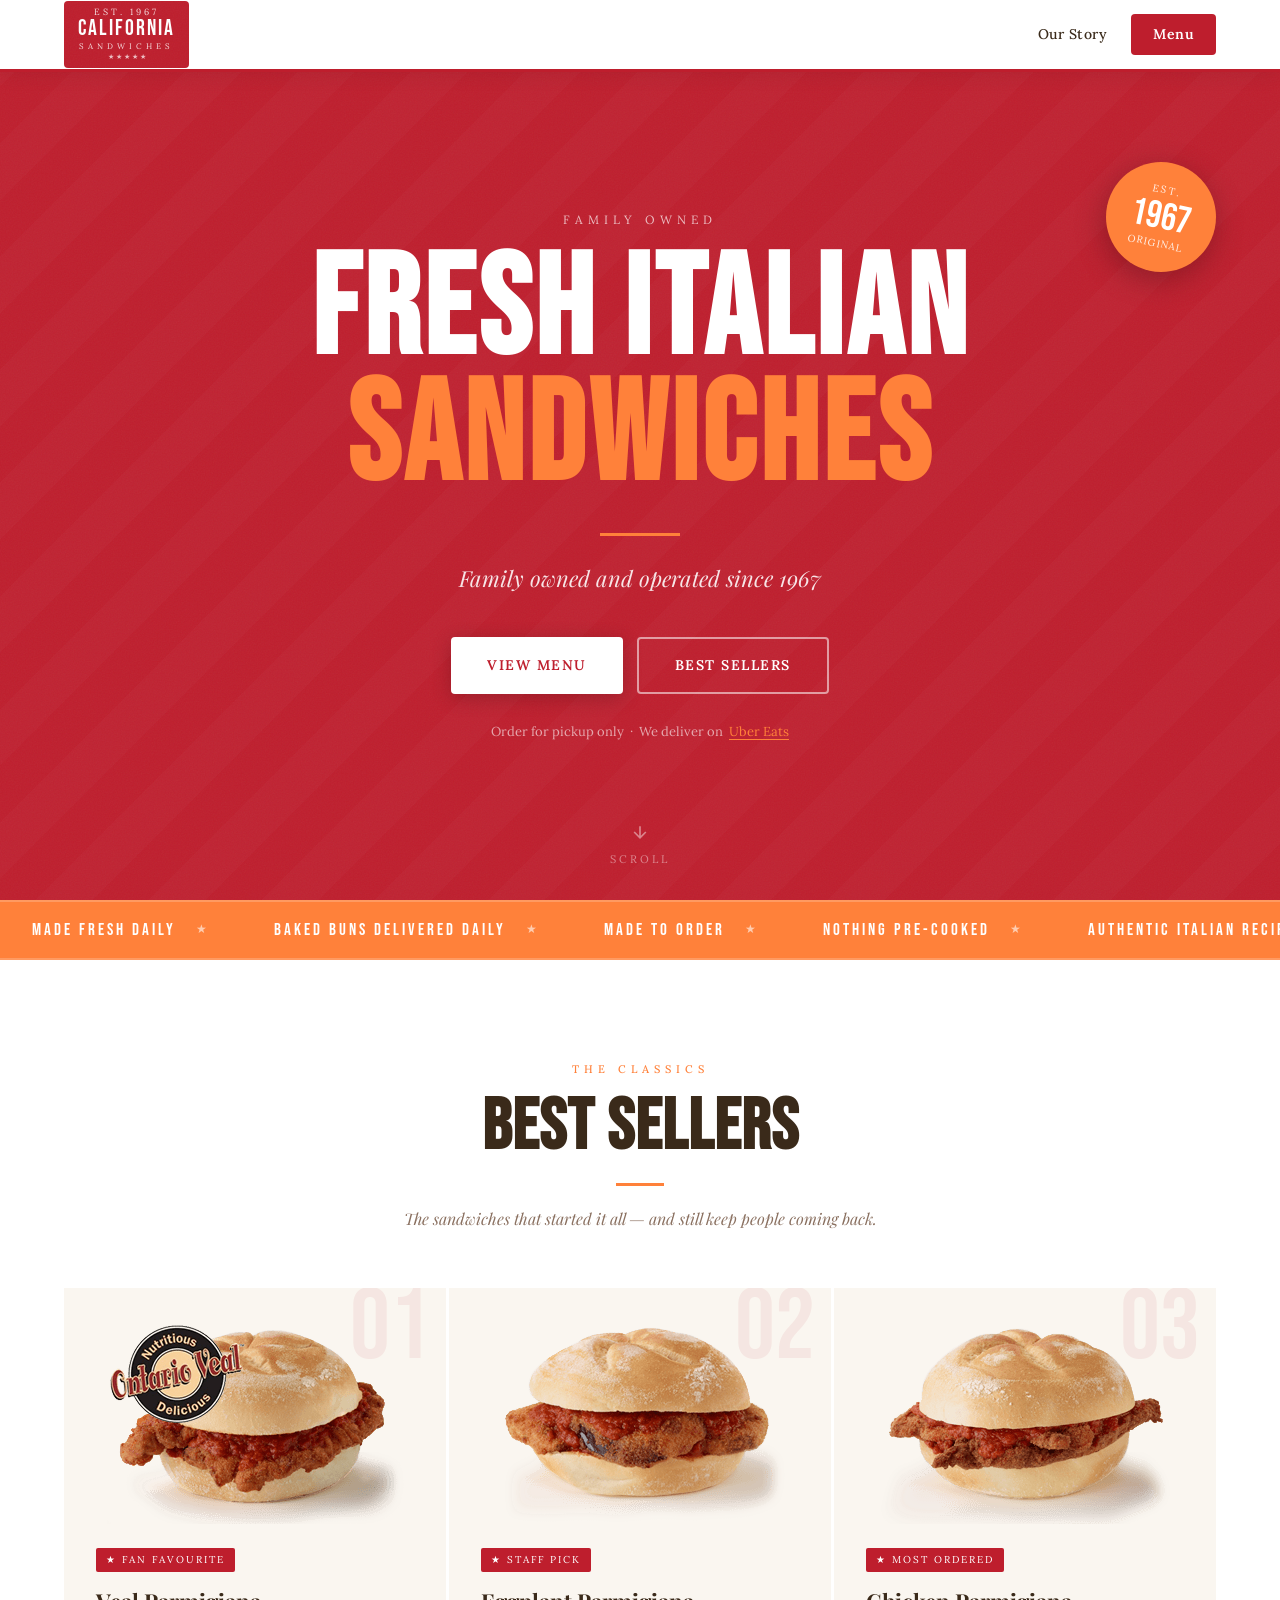
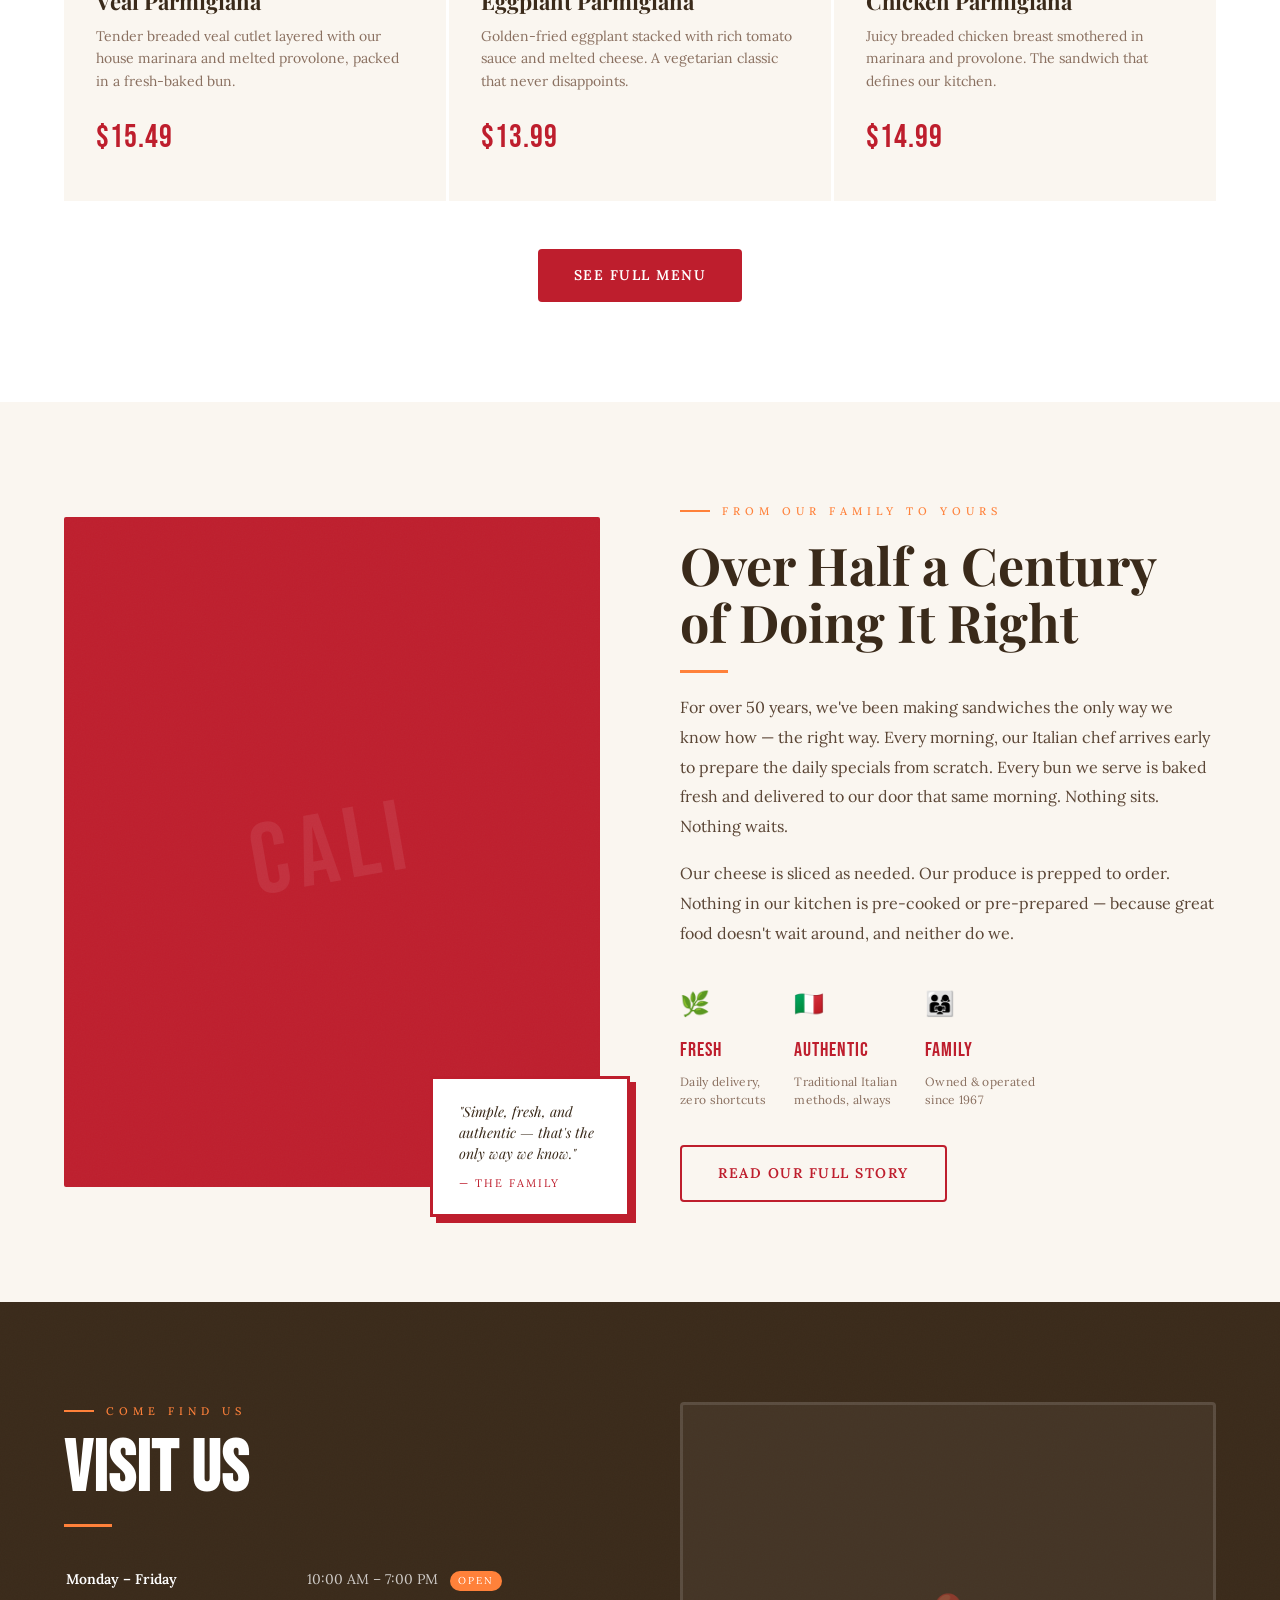
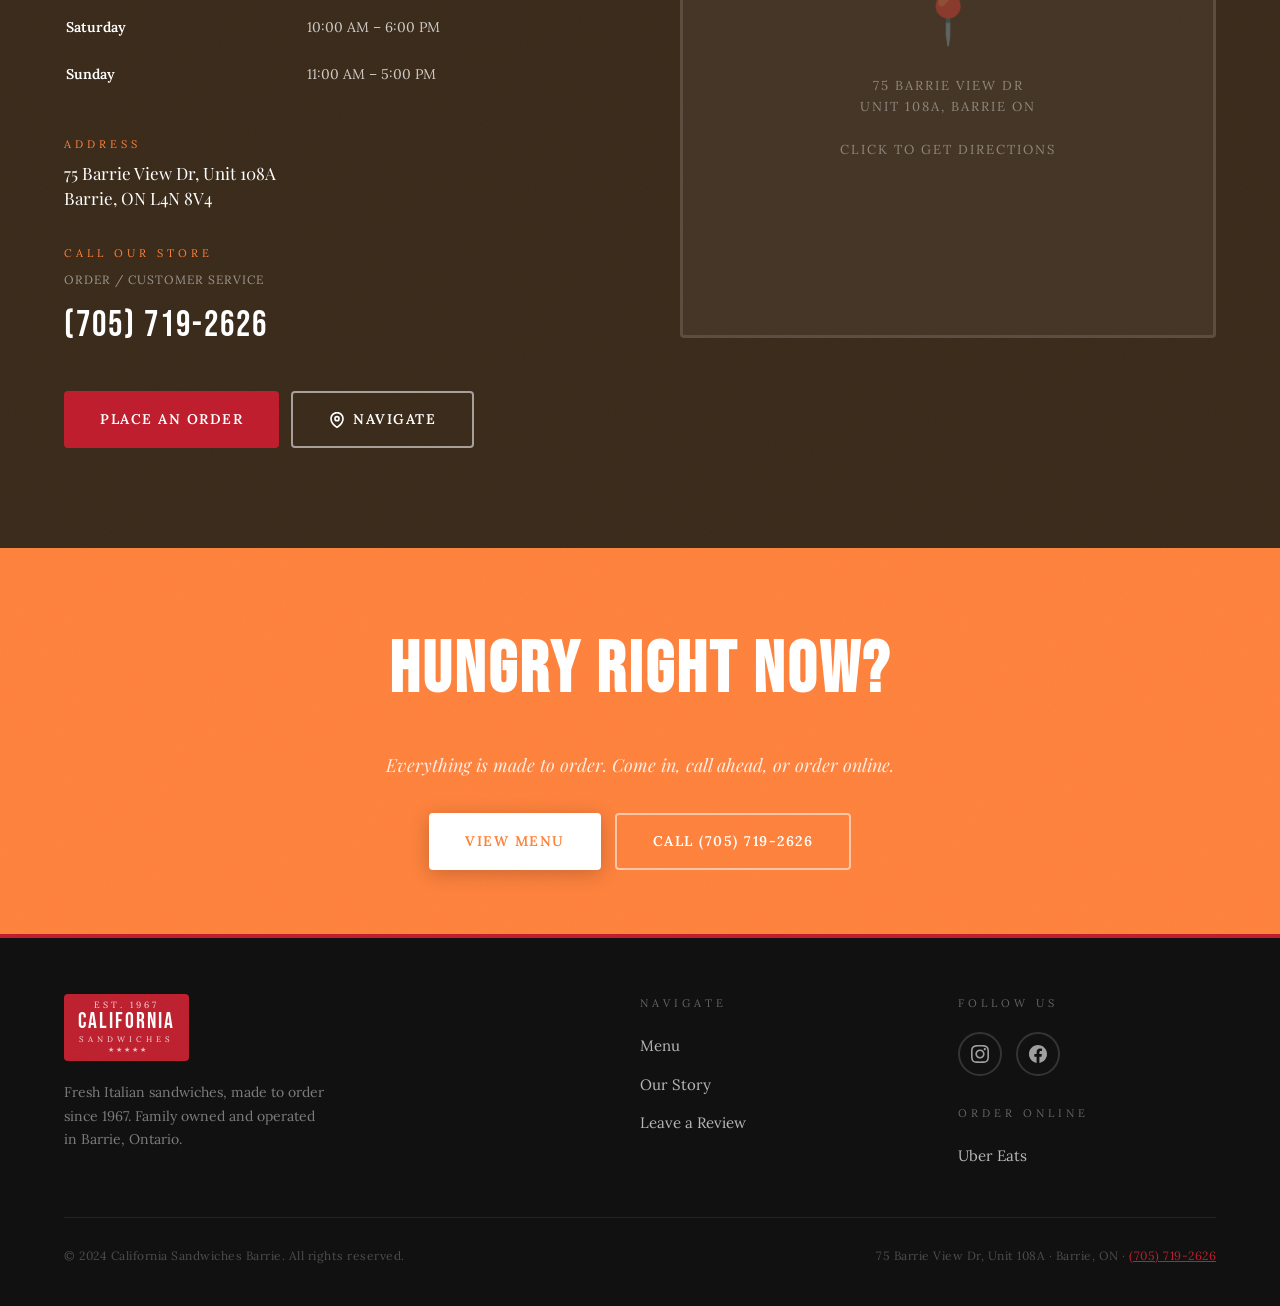
<file: index.html>
<!DOCTYPE html>
<html lang="en">
<head>
<meta charset="UTF-8">
<meta name="viewport" content="width=device-width, initial-scale=1.0">
<title>California Sandwiches — Est. 1967</title>
<link rel="preconnect" href="https://fonts.googleapis.com">
<link rel="preconnect" href="https://fonts.gstatic.com" crossorigin>
<link href="https://fonts.googleapis.com/css2?family=Bebas+Neue&family=Playfair+Display:ital,wght@0,400;0,700;0,900;1,400;1,700&family=Lora:ital,wght@0,400;0,500;1,400&display=swap" rel="stylesheet">
<link rel="stylesheet" href="assets/css/styles.css">
</head>
<body>

<div id="nav-placeholder"></div>

<!-- HERO -->
<section class="hero" id="home">
  <div class="hero-eyebrow">
    <span>Family Owned</span>
  </div>
  <h1 class="hero-title">Fresh Italian<br><span>Sandwiches</span></h1>
  <div class="hero-rule"></div>
  <p class="hero-subtitle">Family owned and operated since 1967</p>
  <div class="hero-btns">
    <a class="btn btn-primary" href="pages/menu.html">View Menu</a>
    <a class="btn btn-secondary" href="#bestsellers">Best Sellers</a>
  </div>
  <p class="hero-order-note">
    Order for pickup only &nbsp;·&nbsp; We deliver on&nbsp;
    <a href="https://www.ubereats.com/ca/store/california-sandwiches-barrie/wrpcuyBGSUGrwWFQw2cZxw" target="_blank" rel="noopener">Uber Eats</a>
    <!-- &nbsp;&amp;&nbsp; -->
    <!-- <a href="https://www.skipthedishes.com" target="_blank" rel="noopener">SkipTheDishes</a> -->
  </p>
  <div class="hero-badge">
    <span class="hero-badge-top">Est.</span>
    <span class="hero-badge-num">1967</span>
    <span class="hero-badge-bot">Original</span>
  </div>
  <div class="scroll-cue">
    <svg viewBox="0 0 24 24" fill="none" stroke="currentColor" stroke-width="2"><path d="M12 5v14M5 12l7 7 7-7"/></svg>
    Scroll
  </div>
</section>

<!-- TICKER -->
<div class="ticker" aria-hidden="true">
  <div class="ticker-inner">
    <span class="ticker-item">Made Fresh Daily</span>
    <span class="ticker-item">Baked Buns Delivered Daily</span>
    <span class="ticker-item">Made to Order</span>
    <span class="ticker-item">Nothing Pre-Cooked</span>
    <span class="ticker-item">Authentic Italian Recipes</span>
    <span class="ticker-item">Family Owned Since 1967</span>
    <!-- repeat for seamless loop -->
    <span class="ticker-item">Made Fresh Daily</span>
    <span class="ticker-item">Baked Buns Delivered Daily</span>
    <span class="ticker-item">Made to Order</span>
    <span class="ticker-item">Nothing Pre-Cooked</span>
    <span class="ticker-item">Authentic Italian Recipes</span>
    <span class="ticker-item">Family Owned Since 1967</span>
  </div>
</div>

<!-- BEST SELLERS -->
<section class="bestsellers" id="bestsellers">
  <div class="container">
    <div class="bestsellers-header reveal">
      <div class="section-label">The Classics</div>
      <h2 class="section-title">Best Sellers</h2>
      <div class="section-rule"></div>
      <p style="font-family:var(--font-serif);font-style:italic;color:#8a7060;font-size:16px;max-width:500px;margin:0 auto;">The sandwiches that started it all — and still keep people coming back.</p>
    </div>
    <div class="bestsellers-grid">
      <div class="bs-card reveal">
        <div class="bs-num">01</div>
        <img class="bs-img" src="public/images/veal.png" alt="Veal Parmigiana sandwich" width="297" height="200">
        <span class="bs-tag">★ Fan Favourite</span>
        <h3 class="bs-name">Veal Parmigiana</h3>
        <p class="bs-desc">Tender breaded veal cutlet layered with our house marinara and melted provolone, packed in a fresh-baked bun.</p>
        <span class="bs-price">$15.49</span>
      </div>
      <div class="bs-card reveal reveal-delay-1">
        <div class="bs-num">02</div>
        <img class="bs-img" src="public/images/eggplant.png" alt="Eggplant Parmigiana sandwich" width="297" height="200">
        <span class="bs-tag">★ Staff Pick</span>
        <h3 class="bs-name">Eggplant Parmigiana</h3>
        <p class="bs-desc">Golden-fried eggplant stacked with rich tomato sauce and melted cheese. A vegetarian classic that never disappoints.</p>
        <span class="bs-price">$13.99</span>
      </div>
      <div class="bs-card reveal reveal-delay-2">
        <div class="bs-num">03</div>
        <img class="bs-img" src="public/images/chicken.png" alt="Chicken Parmigiana sandwich" width="297" height="200">
        <span class="bs-tag">★ Most Ordered</span>
        <h3 class="bs-name">Chicken Parmigiana</h3>
        <p class="bs-desc">Juicy breaded chicken breast smothered in marinara and provolone. The sandwich that defines our kitchen.</p>
        <span class="bs-price">$14.99</span>
      </div>
    </div>
    <div style="text-align:center;margin-top:48px;">
      <a class="btn btn-red" href="pages/menu.html">See Full Menu</a>
    </div>
  </div>
</section>

<!-- STORY SECTION -->
<section class="story" id="our-story">
  <div class="container">
    <div class="story-grid">
      <div class="story-visual reveal">
        <div class="story-img-frame">
          <div class="story-img-inner">CALI</div>
        </div>
        <div class="story-quote-card">
          <p>"Simple, fresh, and authentic — that's the only way we know."</p>
          <cite>— The Family</cite>
        </div>
      </div>
      <div class="story-text reveal reveal-delay-1">
        <div class="section-label">From Our Family to Yours</div>
        <h2 class="section-title-serif">Over Half a Century<br>of Doing It Right</h2>
        <div class="section-rule"></div>
        <p>For over 50 years, we've been making sandwiches the only way we know how — the right way. Every morning, our Italian chef arrives early to prepare the daily specials from scratch. Every bun we serve is baked fresh and delivered to our door that same morning. Nothing sits. Nothing waits.</p>
        <p>Our cheese is sliced as needed. Our produce is prepped to order. Nothing in our kitchen is pre-cooked or pre-prepared — because great food doesn't wait around, and neither do we.</p>
        <div class="story-pillars">
          <div class="story-pillar">
            <div class="pillar-icon">🌿</div>
            <div class="pillar-label">Fresh</div>
            <div class="pillar-desc">Daily delivery,<br>zero shortcuts</div>
          </div>
          <div class="story-pillar">
            <div class="pillar-icon">🇮🇹</div>
            <div class="pillar-label">Authentic</div>
            <div class="pillar-desc">Traditional Italian<br>methods, always</div>
          </div>
          <div class="story-pillar">
            <div class="pillar-icon">👨‍👩‍👧</div>
            <div class="pillar-label">Family</div>
            <div class="pillar-desc">Owned &amp; operated<br>since 1967</div>
          </div>
        </div>
        <div style="margin-top:36px;">
          <a class="btn btn-outline-red" href="pages/story.html">Read Our Full Story</a>
        </div>
      </div>
    </div>
  </div>
</section>

<!-- VISIT SECTION -->
<section class="visit">
  <div class="container">
    <div class="visit-grid">
      <div class="reveal">
        <div class="section-label">Come Find Us</div>
        <h2 class="section-title">Visit Us</h2>
        <div class="section-rule"></div>

        <table class="hours-table">
          <tbody>
            <tr>
              <td>Monday – Friday</td>
              <td>10:00 AM – 7:00 PM <span class="hours-badge">Open</span></td>
            </tr>
            <tr>
              <td>Saturday</td>
              <td>10:00 AM – 6:00 PM</td>
            </tr>
            <tr>
              <td>Sunday</td>
              <td>11:00 AM – 5:00 PM</td>
            </tr>
          </tbody>
        </table>

        <div class="visit-info">
          <div class="info-block">
            <div class="info-block-label">Address</div>
            <div class="info-block-value">
              75 Barrie View Dr, Unit 108A<br>Barrie, ON  L4N 8V4
            </div>
          </div>
          <div class="info-block">
            <div class="info-block-label">Call Our Store</div>
            <div class="info-block-note">Order / Customer Service</div>
            <a class="phone-big" href="tel:+17057192626">(705) 719-2626</a>
          </div>
        </div>

        <div class="visit-btns">
          <a class="btn btn-red" href="pages/menu.html">Place an Order</a>
          <a class="btn btn-secondary" href="https://www.google.com/maps/dir//California+Sandwiches+Barrie,+75+Barrie+View+Dr+Unit+108A,+Barrie,+ON+L4N+8V4,+Canada" target="_blank" rel="noopener">
            <svg width="16" height="16" viewBox="0 0 24 24" fill="none" stroke="currentColor" stroke-width="2.5"><path d="M21 10c0 7-9 13-9 13s-9-6-9-13a9 9 0 0 1 18 0z"/><circle cx="12" cy="10" r="3"/></svg>
            Navigate
          </a>
        </div>
      </div>

      <div class="reveal reveal-delay-1">
        <a href="https://www.google.com/maps/dir//California+Sandwiches+Barrie,+75+Barrie+View+Dr+Unit+108A,+Barrie,+ON+L4N+8V4,+Canada" target="_blank" rel="noopener" class="map-placeholder" style="text-decoration:none;display:flex;">
          <div class="map-pin-icon">📍</div>
          <div class="map-placeholder-text">75 Barrie View Dr<br>Unit 108A, Barrie ON<br><br>Click to get directions</div>
        </a>
      </div>
    </div>
  </div>
</section>

<!-- CTA BAND -->
<div class="cta-band">
  <div class="container">
    <h2>Hungry Right Now?</h2>
    <p>Everything is made to order. Come in, call ahead, or order online.</p>
    <div style="display:flex;gap:14px;justify-content:center;flex-wrap:wrap;">
      <a class="btn btn-primary" href="pages/menu.html" style="background:var(--white);color:var(--orange);">View Menu</a>
      <a class="btn btn-secondary" href="tel:+17057192626">Call (705) 719-2626</a>
    </div>
  </div>
</div>

<div id="footer-placeholder"></div>

<script src="assets/js/includes.js"></script>
<script src="assets/js/main.js"></script>
</body>
</html>
</file>
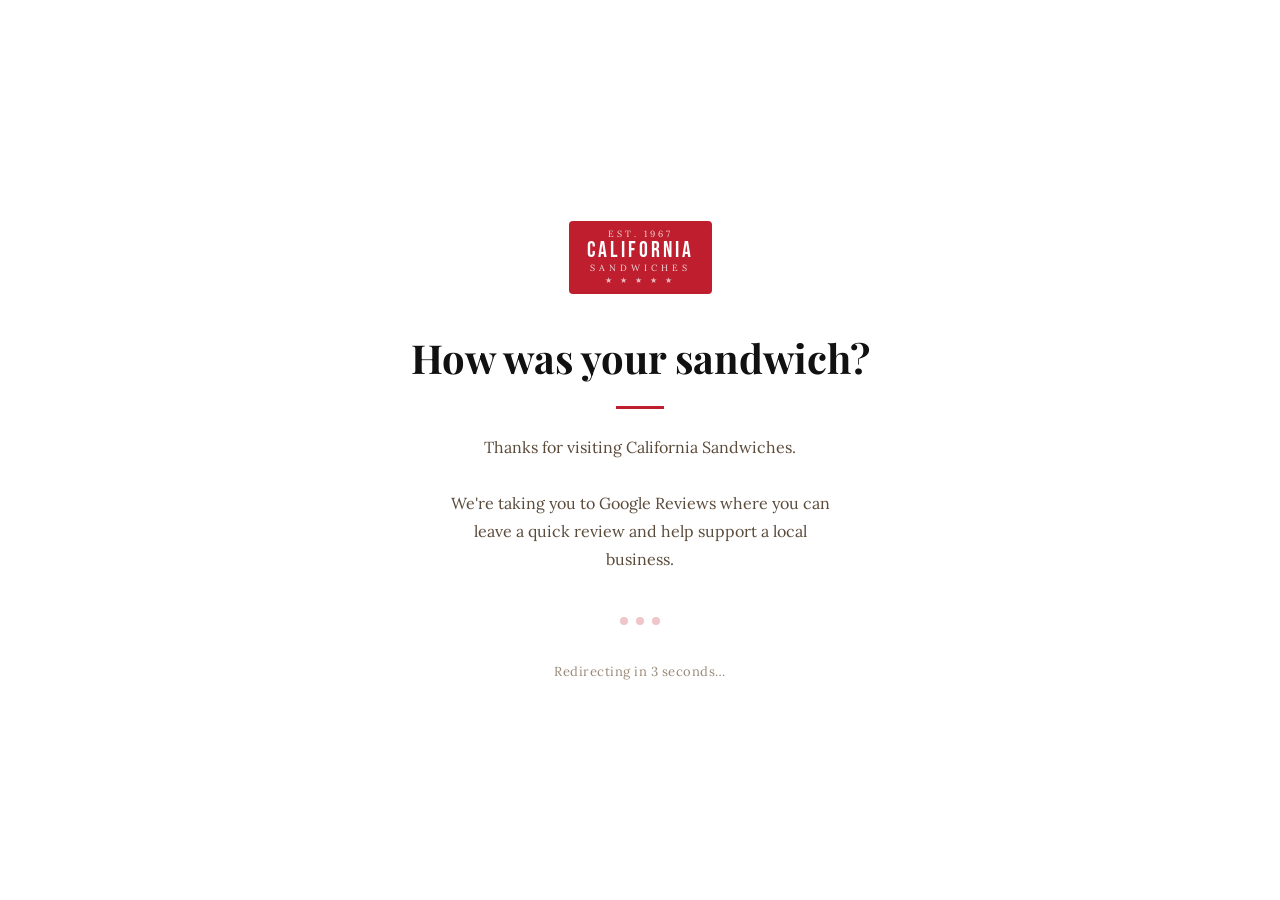
<file: feedback.html>
<!DOCTYPE html>
<html lang="en">
<head>
  <meta charset="UTF-8">
  <meta name="viewport" content="width=device-width, initial-scale=1.0">
  <meta name="robots" content="noindex,nofollow">
  <meta name="description" content="Thank you for visiting California Sandwiches. You're being redirected to leave a Google review.">
  <title>How Was Your Sandwich? — California Sandwiches</title>

  <link rel="preconnect" href="https://fonts.googleapis.com">
  <link rel="preconnect" href="https://fonts.gstatic.com" crossorigin>
  <link href="https://fonts.googleapis.com/css2?family=Bebas+Neue&family=Playfair+Display:ital,wght@0,400;0,700;0,900;1,400;1,700&family=Lora:ital,wght@0,400;0,500;1,400&display=swap" rel="stylesheet">

  <style>
    /* ── DESIGN TOKENS (mirrors styles.css) ── */
    :root {
      --red:        #BE1E2D;
      --red-dk:     #8f1520;
      --cream:      #FAF6F0;
      --tan:        #EDE5D8;
      --brown:      #3a2a1a;
      --white:      #FFFFFF;
      --black:      #111111;
      --font-display: 'Bebas Neue', sans-serif;
      --font-serif:   'Playfair Display', Georgia, serif;
      --font-body:    'Lora', Georgia, serif;
      --radius:     4px;
    }

    *, *::before, *::after { box-sizing: border-box; margin: 0; padding: 0; }
    html { font-size: 16px; }

    body {
      min-height: 100dvh;
      background: var(--white);
      color: var(--brown);
      font-family: var(--font-body);
      line-height: 1.65;
      display: flex;
      flex-direction: column;
      align-items: center;
      justify-content: center;
      padding: 40px 24px;
      /* Fade in on load */
      opacity: 0;
      animation: fadeIn 0.6s ease 0.1s forwards;
    }

    @keyframes fadeIn {
      to { opacity: 1; }
    }

    /* ── LOGO BADGE ── */
    .logo-badge {
      background: var(--red);
      color: var(--white);
      padding: 8px 18px 10px;
      display: inline-flex;
      flex-direction: column;
      align-items: center;
      line-height: 1;
      border-radius: var(--radius);
      margin-bottom: 40px;
    }
    .logo-est {
      font-family: var(--font-body);
      font-size: 9px;
      letter-spacing: 3px;
      text-transform: uppercase;
      opacity: 0.85;
      margin-bottom: 2px;
    }
    .logo-name {
      font-family: var(--font-display);
      font-size: 22px;
      letter-spacing: 3px;
    }
    .logo-sub {
      font-family: var(--font-body);
      font-size: 9px;
      letter-spacing: 4px;
      text-transform: uppercase;
      opacity: 0.85;
      margin-top: 1px;
    }
    .logo-stars {
      font-size: 8px;
      letter-spacing: 3px;
      opacity: 0.7;
      margin-top: 4px;
    }

    /* ── CARD ── */
    .card {
      max-width: 480px;
      width: 100%;
      text-align: center;
    }

    /* Thin red rule */
    .rule {
      width: 48px;
      height: 3px;
      background: var(--red);
      border: none;
      margin: 24px auto;
    }

    h1 {
      font-family: var(--font-serif);
      font-size: clamp(28px, 6vw, 40px);
      font-weight: 700;
      color: var(--black);
      line-height: 1.2;
    }

    .supporting-text {
      font-family: var(--font-body);
      font-size: 16px;
      color: #5a4a3a;
      line-height: 1.75;
      max-width: 380px;
      margin: 0 auto;
    }

    /* ── LOADING DOTS ── */
    .loading {
      display: flex;
      align-items: center;
      justify-content: center;
      gap: 8px;
      margin: 36px auto 0;
      height: 24px;
    }
    .loading-dot {
      width: 8px;
      height: 8px;
      border-radius: 50%;
      background: var(--red);
      opacity: 0.25;
      animation: pulse 1.2s ease-in-out infinite;
    }
    .loading-dot:nth-child(2) { animation-delay: 0.2s; }
    .loading-dot:nth-child(3) { animation-delay: 0.4s; }

    @keyframes pulse {
      0%, 80%, 100% { opacity: 0.2; transform: scale(0.85); }
      40%            { opacity: 1;   transform: scale(1); }
    }

    /* ── COUNTDOWN LABEL ── */
    .countdown {
      margin-top: 28px;
      font-family: var(--font-body);
      font-size: 13px;
      color: #9a8a7a;
      letter-spacing: 0.5px;
    }

    /* ── NOSCRIPT FALLBACK ── */
    .fallback-btn {
      display: inline-block;
      margin-top: 32px;
      padding: 14px 32px;
      background: var(--red);
      color: var(--white);
      font-family: var(--font-body);
      font-size: 15px;
      font-weight: 600;
      text-decoration: none;
      border-radius: var(--radius);
      transition: background 0.25s ease;
    }
    .fallback-btn:hover { background: var(--red-dk); }
  </style>
</head>
<body>

  <div class="card">
    <!-- Logo -->
    <div class="logo-badge" role="img" aria-label="California Sandwiches">
      <span class="logo-est">Est. 1967</span>
      <span class="logo-name">CALIFORNIA</span>
      <span class="logo-sub">Sandwiches</span>
      <div class="logo-stars">★ ★ ★ ★ ★</div>
    </div>

    <!-- Heading -->
    <h1>How was your sandwich?</h1>

    <hr class="rule">

    <!-- Body text -->
    <p class="supporting-text">
      Thanks for visiting California Sandwiches.<br><br>
      We're taking you to Google Reviews where you can leave a quick review and help support a local business.
    </p>

    <!-- Loading animation -->
    <div class="loading" role="status" aria-label="Redirecting, please wait">
      <div class="loading-dot"></div>
      <div class="loading-dot"></div>
      <div class="loading-dot"></div>
    </div>

    <!-- Countdown text -->
    <p class="countdown" aria-live="polite">Redirecting in 3 seconds&hellip;</p>

    <!-- No-JS fallback -->
    <noscript>
      <a class="fallback-btn" href="https://search.google.com/local/writereview?placeid=ChIJgc6ewxC9KogRU0mY_jeN8Lo">
        Continue to Google Reviews
      </a>
    </noscript>
  </div>

  <script>
    const REVIEW_URL = 'https://search.google.com/local/writereview?placeid=ChIJgc6ewxC9KogRU0mY_jeN8Lo';

    setTimeout(function () {
      window.location.replace(REVIEW_URL);
    }, 3000);
  </script>

</body>
</html>
</file>
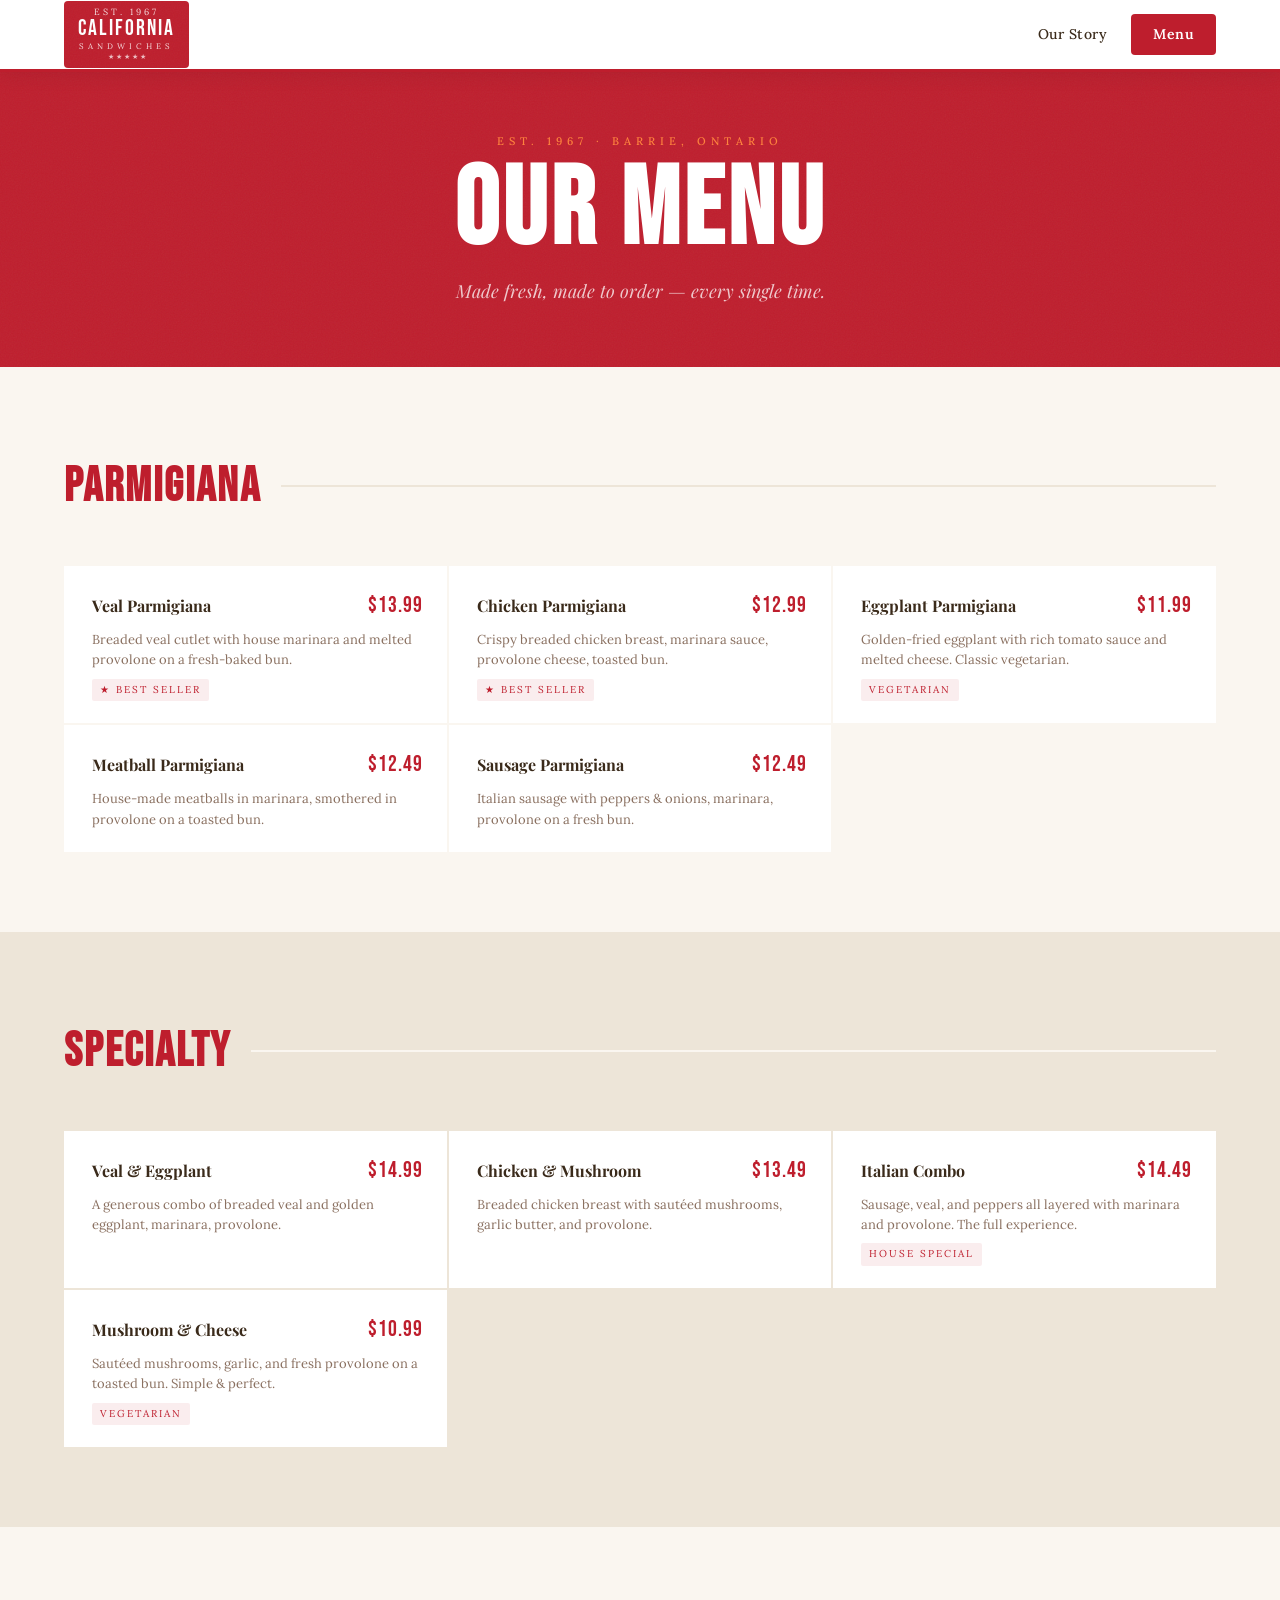
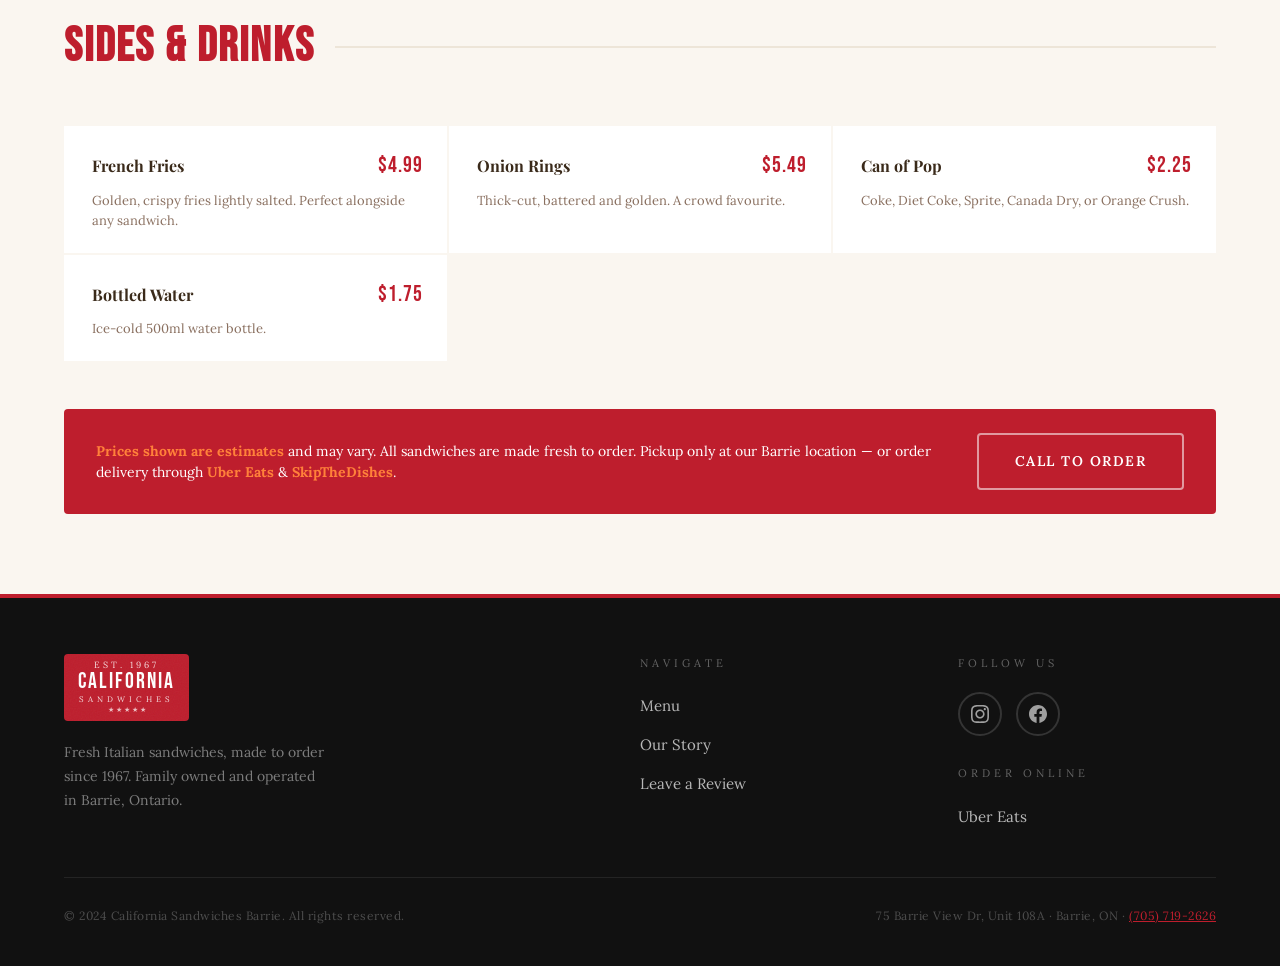
<file: menu.html>
<!DOCTYPE html>
<html lang="en">
<head>
<meta charset="UTF-8">
<meta name="viewport" content="width=device-width, initial-scale=1.0">
<title>Menu — California Sandwiches</title>
<link rel="preconnect" href="https://fonts.googleapis.com">
<link rel="preconnect" href="https://fonts.gstatic.com" crossorigin>
<link href="https://fonts.googleapis.com/css2?family=Bebas+Neue&family=Playfair+Display:ital,wght@0,400;0,700;0,900;1,400;1,700&family=Lora:ital,wght@0,400;0,500;1,400&display=swap" rel="stylesheet">
<link rel="stylesheet" href="assets/css/styles.css">
</head>
<body>

<div id="nav-placeholder"></div>

<div class="page-hero">
  <div class="container">
    <div class="section-label">Est. 1967 · Barrie, Ontario</div>
    <h1>Our Menu</h1>
    <p>Made fresh, made to order — every single time.</p>
  </div>
</div>

<!-- PARMIGIANA -->
<div class="menu-section">
  <div class="container">
    <div class="menu-cat-header">
      <h2 class="menu-cat-title">Parmigiana</h2>
      <div class="menu-cat-rule"></div>
    </div>
    <div class="menu-grid">
      <div class="menu-item">
        <div class="menu-item-top">
          <span class="menu-item-name">Veal Parmigiana</span>
          <span class="menu-item-price">$13.99</span>
        </div>
        <p class="menu-item-desc">Breaded veal cutlet with house marinara and melted provolone on a fresh-baked bun.</p>
        <span class="menu-item-tag">★ Best Seller</span>
      </div>
      <div class="menu-item">
        <div class="menu-item-top">
          <span class="menu-item-name">Chicken Parmigiana</span>
          <span class="menu-item-price">$12.99</span>
        </div>
        <p class="menu-item-desc">Crispy breaded chicken breast, marinara sauce, provolone cheese, toasted bun.</p>
        <span class="menu-item-tag">★ Best Seller</span>
      </div>
      <div class="menu-item">
        <div class="menu-item-top">
          <span class="menu-item-name">Eggplant Parmigiana</span>
          <span class="menu-item-price">$11.99</span>
        </div>
        <p class="menu-item-desc">Golden-fried eggplant with rich tomato sauce and melted cheese. Classic vegetarian.</p>
        <span class="menu-item-tag">Vegetarian</span>
      </div>
      <div class="menu-item">
        <div class="menu-item-top">
          <span class="menu-item-name">Meatball Parmigiana</span>
          <span class="menu-item-price">$12.49</span>
        </div>
        <p class="menu-item-desc">House-made meatballs in marinara, smothered in provolone on a toasted bun.</p>
      </div>
      <div class="menu-item">
        <div class="menu-item-top">
          <span class="menu-item-name">Sausage Parmigiana</span>
          <span class="menu-item-price">$12.49</span>
        </div>
        <p class="menu-item-desc">Italian sausage with peppers &amp; onions, marinara, provolone on a fresh bun.</p>
      </div>
    </div>
  </div>
</div>

<!-- SPECIALTY -->
<div class="menu-section">
  <div class="container">
    <div class="menu-cat-header">
      <h2 class="menu-cat-title">Specialty</h2>
      <div class="menu-cat-rule"></div>
    </div>
    <div class="menu-grid">
      <div class="menu-item">
        <div class="menu-item-top">
          <span class="menu-item-name">Veal &amp; Eggplant</span>
          <span class="menu-item-price">$14.99</span>
        </div>
        <p class="menu-item-desc">A generous combo of breaded veal and golden eggplant, marinara, provolone.</p>
      </div>
      <div class="menu-item">
        <div class="menu-item-top">
          <span class="menu-item-name">Chicken &amp; Mushroom</span>
          <span class="menu-item-price">$13.49</span>
        </div>
        <p class="menu-item-desc">Breaded chicken breast with sautéed mushrooms, garlic butter, and provolone.</p>
      </div>
      <div class="menu-item">
        <div class="menu-item-top">
          <span class="menu-item-name">Italian Combo</span>
          <span class="menu-item-price">$14.49</span>
        </div>
        <p class="menu-item-desc">Sausage, veal, and peppers all layered with marinara and provolone. The full experience.</p>
        <span class="menu-item-tag">House Special</span>
      </div>
      <div class="menu-item">
        <div class="menu-item-top">
          <span class="menu-item-name">Mushroom &amp; Cheese</span>
          <span class="menu-item-price">$10.99</span>
        </div>
        <p class="menu-item-desc">Sautéed mushrooms, garlic, and fresh provolone on a toasted bun. Simple &amp; perfect.</p>
        <span class="menu-item-tag">Vegetarian</span>
      </div>
    </div>
  </div>
</div>

<!-- SIDES & DRINKS -->
<div class="menu-section">
  <div class="container">
    <div class="menu-cat-header">
      <h2 class="menu-cat-title">Sides &amp; Drinks</h2>
      <div class="menu-cat-rule"></div>
    </div>
    <div class="menu-grid">
      <div class="menu-item">
        <div class="menu-item-top">
          <span class="menu-item-name">French Fries</span>
          <span class="menu-item-price">$4.99</span>
        </div>
        <p class="menu-item-desc">Golden, crispy fries lightly salted. Perfect alongside any sandwich.</p>
      </div>
      <div class="menu-item">
        <div class="menu-item-top">
          <span class="menu-item-name">Onion Rings</span>
          <span class="menu-item-price">$5.49</span>
        </div>
        <p class="menu-item-desc">Thick-cut, battered and golden. A crowd favourite.</p>
      </div>
      <div class="menu-item">
        <div class="menu-item-top">
          <span class="menu-item-name">Can of Pop</span>
          <span class="menu-item-price">$2.25</span>
        </div>
        <p class="menu-item-desc">Coke, Diet Coke, Sprite, Canada Dry, or Orange Crush.</p>
      </div>
      <div class="menu-item">
        <div class="menu-item-top">
          <span class="menu-item-name">Bottled Water</span>
          <span class="menu-item-price">$1.75</span>
        </div>
        <p class="menu-item-desc">Ice-cold 500ml water bottle.</p>
      </div>
    </div>

    <div class="menu-note">
      <p><strong>Prices shown are estimates</strong> and may vary. All sandwiches are made fresh to order. Pickup only at our Barrie location — or order delivery through <strong>Uber Eats</strong> &amp; <strong>SkipTheDishes</strong>.</p>
      <a class="btn btn-secondary" href="tel:+17057192626" style="white-space:nowrap;">Call to Order</a>
    </div>
  </div>
</div>

<div id="footer-placeholder"></div>

<script src="assets/js/includes.js"></script>
<script src="assets/js/main.js"></script>
</body>
</html>
</file>
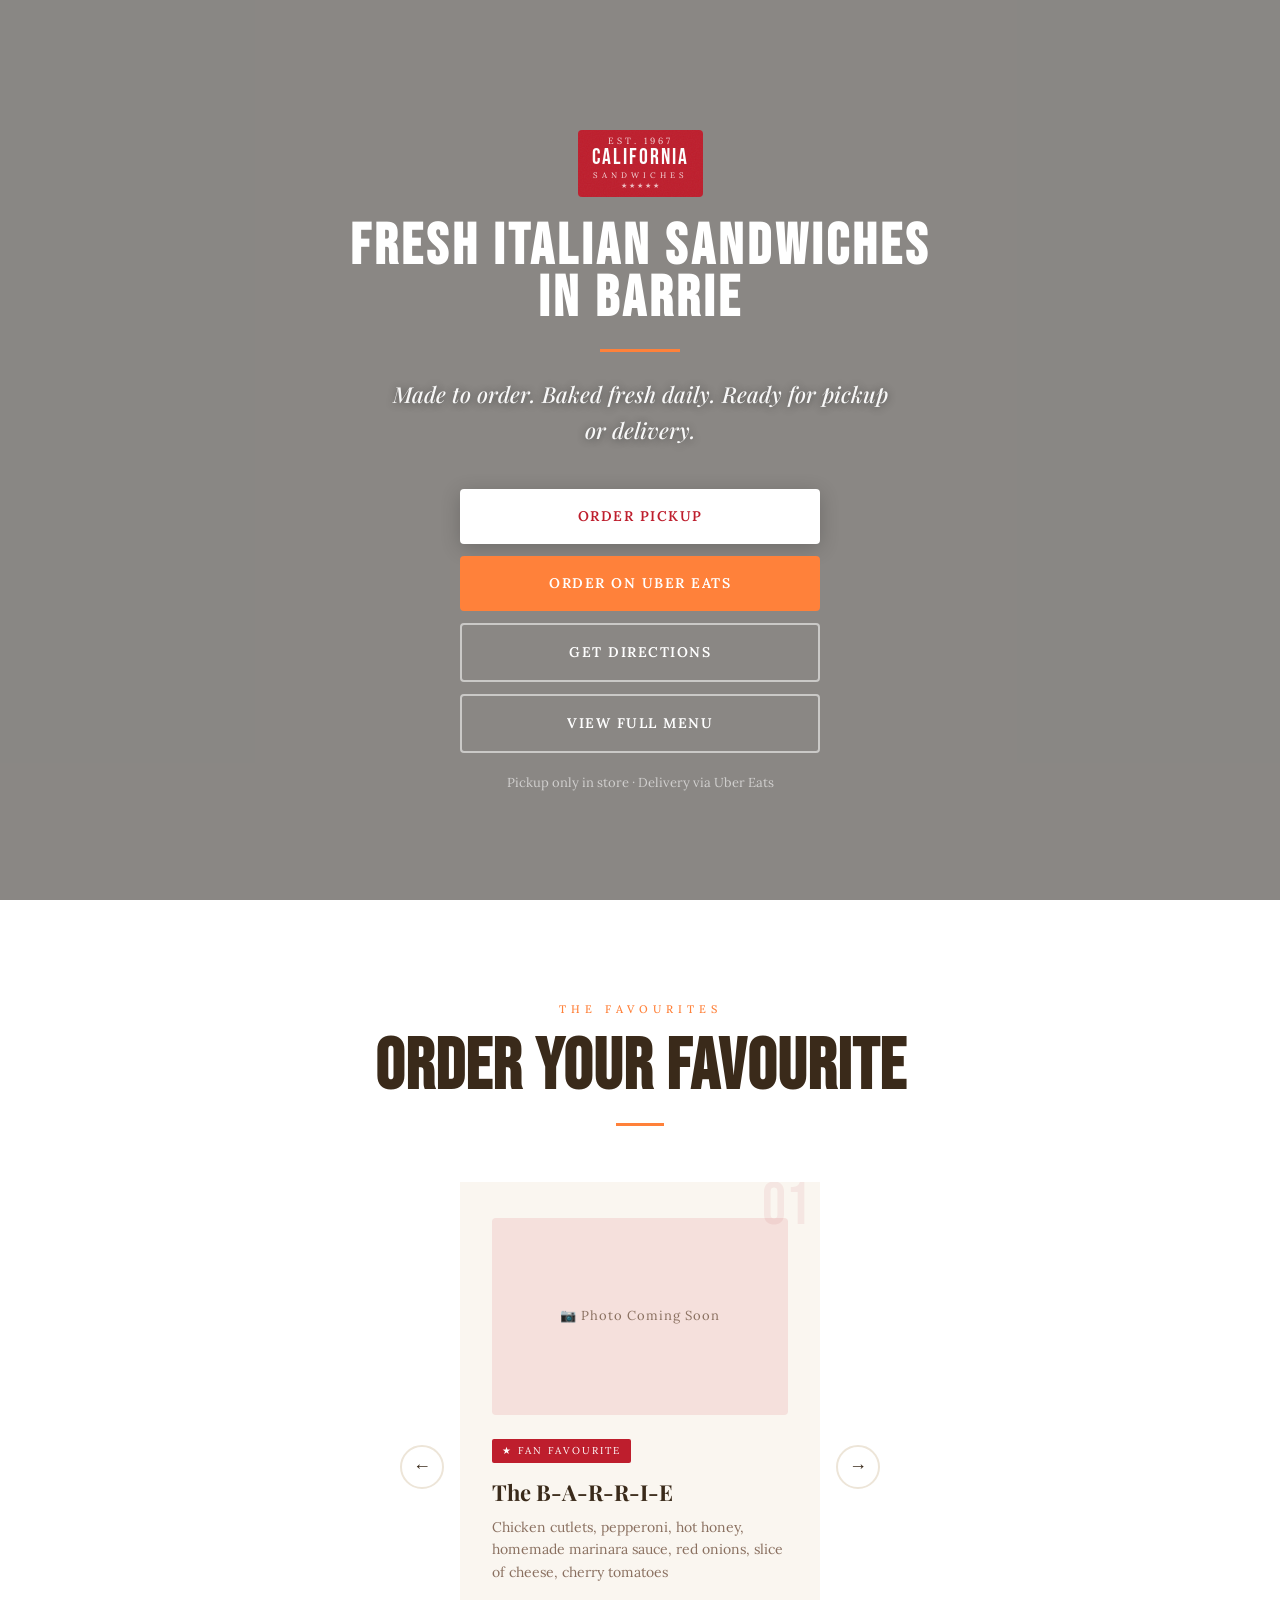
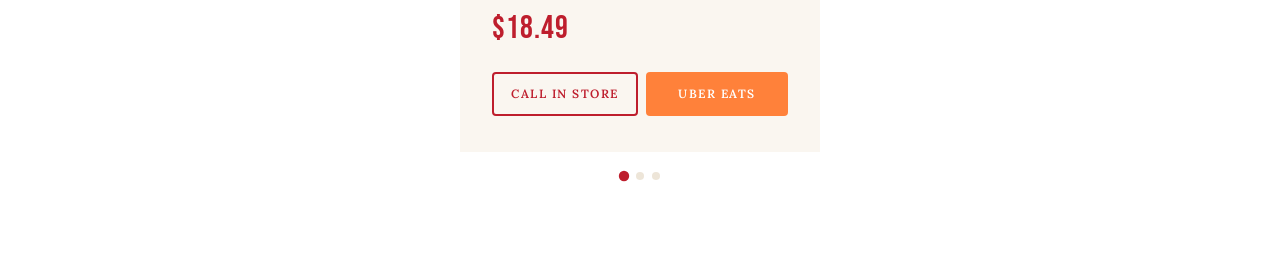
<file: social.html>
<!DOCTYPE html>
<html lang="en">
<head>
<meta charset="UTF-8">
<meta name="viewport" content="width=device-width, initial-scale=1.0">
<meta name="robots" content="noindex">
<title>California Sandwiches — Order Now</title>
<link rel="preconnect" href="https://fonts.googleapis.com">
<link rel="preconnect" href="https://fonts.gstatic.com" crossorigin>
<link href="https://fonts.googleapis.com/css2?family=Bebas+Neue&family=Playfair+Display:ital,wght@0,400;0,700;0,900;1,400;1,700&family=Lora:ital,wght@0,400;0,500;1,400&display=swap" rel="stylesheet">
<link rel="stylesheet" href="assets/css/styles.css">
<style>
  /* ── SOCIAL HERO ── */
  .social-hero {
    position: relative;
    height: 100vh;
    display: flex;
    flex-direction: column;
    align-items: center;
    justify-content: center;
    text-align: center;
    overflow: hidden;
  }
  .social-hero-video {
    position: absolute;
    inset: 0;
    width: 100%;
    height: 100%;
    object-fit: cover;
    z-index: 0;
  }
  .social-hero-overlay {
    position: absolute;
    inset: 0;
    background: rgba(0,0,0,0.45);
    z-index: 1;
  }
  .social-hero-content {
    position: relative;
    z-index: 2;
    padding: 24px;
    padding-top: 48px;
    width: 100%;
  }
  /* Fix 1 — hero title size scoped to social page */
  .social-hero .hero-title {
    font-size: clamp(28px, 4.5vw, 64px);
  }
  /* Fix 2 — hero subtitle prominence scoped to social page */
  .social-hero .hero-subtitle {
    color: rgba(255, 255, 255, 0.95);
    font-size: clamp(15px, 2.2vw, 22px);
    font-weight: 500;
    text-shadow: 0 1px 8px rgba(0, 0, 0, 0.45);
    max-width: 520px;
    margin-left: auto;
    margin-right: auto;
  }
  .social-cta-stack {
    display: flex;
    flex-direction: column;
    gap: 12px;
    max-width: 360px;
    margin: 28px auto 0;
  }
  .social-cta-stack .btn {
    width: 100%;
    padding: 16px 24px;
  }
  /* Override btn-outline-red for dark video bg */
  .social-hero .btn-outline-red {
    color: var(--white);
    border-color: rgba(255,255,255,0.55);
  }
  .social-hero .btn-outline-red:hover {
    background: rgba(255,255,255,0.15);
    color: var(--white);
    border-color: var(--white);
  }

  /* ── CARD IMAGE PLACEHOLDER ── */
  .card-img-placeholder {
    aspect-ratio: 3/2;
    max-height: 200px;
    background: rgba(190,30,45,0.1);
    border-radius: var(--radius);
    display: flex;
    align-items: center;
    justify-content: center;
    margin-bottom: 20px;
    font-family: var(--font-body);
    font-size: 13px;
    color: #8a7060;
    letter-spacing: 1px;
  }
  .card-btns {
    display: flex;
    gap: 8px;
    margin-top: 16px;
  }
  .card-btns .btn {
    flex: 1;
    padding: 10px 12px;
    font-size: 12px;
  }

  /* ── SANDWICH CAROUSEL ── */
  .sandwich-carousel {
    position: relative;
    display: flex;
    align-items: center;
    gap: 16px;
    max-width: 480px;
    margin-left: auto;
    margin-right: auto;
  }
  .carousel-track-wrapper {
    overflow: hidden;
    width: 100%;
  }
  .carousel-track {
    display: flex;
    width: 300%;
    transition: transform 0.45s cubic-bezier(0.4, 0, 0.2, 1);
  }
  .carousel-track .bs-card {
    flex: 0 0 33.333%;
    box-sizing: border-box;
    overflow: hidden;
  }
  .carousel-arrow {
    width: 44px;
    height: 44px;
    border-radius: 50%;
    background: var(--white);
    border: 2px solid var(--tan);
    color: var(--brown);
    font-size: 18px;
    cursor: pointer;
    flex-shrink: 0;
    transition: background 0.2s, border-color 0.2s, color 0.2s;
    display: flex;
    align-items: center;
    justify-content: center;
  }
  .carousel-arrow:hover {
    background: var(--red);
    color: var(--white);
    border-color: var(--red);
  }
  .carousel-dots {
    display: flex;
    justify-content: center;
    gap: 8px;
    margin-top: 20px;
  }
  .dot {
    width: 8px;
    height: 8px;
    border-radius: 50%;
    background: var(--tan);
    border: none;
    cursor: pointer;
    transition: background 0.2s, transform 0.2s;
    padding: 0;
  }
  .dot.active {
    background: var(--red);
    transform: scale(1.3);
  }

  .sandwich-carousel .bs-num {
    font-size: 60px;
    top: -6px;
    right: 10px;
  }

  @media (max-width: 640px) {
    .sandwich-carousel {
      max-width: 100%;
    }
    .card-img-placeholder {
      aspect-ratio: 16/9;
      max-height: 160px;
    }
    .bs-card {
      padding: 20px 16px;
    }
    .carousel-arrow {
      width: 36px;
      height: 36px;
      font-size: 15px;
    }
  }
</style>
</head>
<body>

<!-- HERO -->
<section class="social-hero">
  <video class="social-hero-video" autoplay muted loop playsinline>
    <source src="public/videos/social-lander-hero-video.mp4" type="video/mp4">
  </video>
  <div class="social-hero-overlay"></div>
  <div class="social-hero-content">
    <div class="logo-badge" style="margin: 0 auto 24px; width: fit-content;">
      <span class="logo-est">Est. 1967</span>
      <span class="logo-name">CALIFORNIA</span>
      <span class="logo-sub">Sandwiches</span>
      <div class="logo-stars">★ ★ ★ ★ ★</div>
    </div>
    <h1 class="hero-title">Fresh Italian Sandwiches<br>in Barrie</h1>
    <div class="hero-rule"></div>
    <p class="hero-subtitle">Made to order. Baked fresh daily. Ready for pickup or delivery.</p>
    <div class="social-cta-stack">
      <a class="btn btn-primary" href="tel:+17057192626">Order Pickup</a>
      <a class="btn btn-orange" href="https://www.ubereats.com/ca/store/california-sandwiches-barrie/wrpcuyBGSUGrwWFQw2cZxw" target="_blank" rel="noopener">Order on Uber Eats</a>
      <!-- SkipTheDishes — temporarily disabled, re-enable when link is confirmed
      <a class="btn btn-red" href="https://www.skipthedishes.com" target="_blank" rel="noopener">Order on SkipTheDishes</a>
      -->
      <a class="btn btn-secondary" href="https://www.google.com/maps/dir//California+Sandwiches+Barrie,+75+Barrie+View+Dr+Unit+108A,+Barrie,+ON+L4N+8V4,+Canada" target="_blank" rel="noopener">Get Directions</a>
      <a class="btn btn-outline-red" href="pages/menu.html">View Full Menu</a>
    </div>
    <p class="hero-order-note" style="margin-top:20px;">Pickup only in store · Delivery via Uber Eats</p>
  </div>
</section>

<!-- FEATURED SANDWICHES -->
<section class="bestsellers">
  <div class="container">
    <div class="bestsellers-header reveal">
      <div class="section-label">The Favourites</div>
      <h2 class="section-title">Order Your Favourite</h2>
      <div class="section-rule"></div>
    </div>
    <div class="sandwich-carousel">
      <button class="carousel-arrow carousel-prev" aria-label="Previous">&#8592;</button>
      <div class="carousel-track-wrapper">
        <div class="carousel-track">
          <div class="bs-card reveal">
            <div class="card-img-placeholder">📷 Photo Coming Soon</div>
            <div class="bs-num">01</div>
            <span class="bs-tag">★ Fan Favourite</span>
            <h3 class="bs-name">The B-A-R-R-I-E</h3>
            <p class="bs-desc">Chicken cutlets, pepperoni, hot honey, homemade marinara sauce, red onions, slice of cheese, cherry tomatoes</p>
            <span class="bs-price">$18.49</span>
            <div class="card-btns">
              <a class="btn btn-outline-red" href="tel:+17057192626">Call In Store</a>
              <a class="btn btn-orange" href="https://www.ubereats.com/ca/store/california-sandwiches-barrie/wrpcuyBGSUGrwWFQw2cZxw" target="_blank" rel="noopener">Uber Eats</a>
            </div>
          </div>
          <div class="bs-card reveal reveal-delay-1">
            <div class="card-img-placeholder">📷 Photo Coming Soon</div>
            <div class="bs-num">02</div>
            <span class="bs-tag">★ Most Ordered</span>
            <h3 class="bs-name">The McGregor</h3>
            <p class="bs-desc">Chicken cutlets, garlic aioli, red onions, baby arugula, cherry tomatoes, cheese</p>
            <span class="bs-price">$18.49</span>
            <div class="card-btns">
              <a class="btn btn-outline-red" href="tel:+17057192626">Call In Store</a>
              <a class="btn btn-orange" href="https://www.ubereats.com/ca/store/california-sandwiches-barrie/wrpcuyBGSUGrwWFQw2cZxw" target="_blank" rel="noopener">Uber Eats</a>
            </div>
          </div>
          <div class="bs-card reveal reveal-delay-2">
            <div class="card-img-placeholder">📷 Photo Coming Soon</div>
            <div class="bs-num">03</div>
            <span class="bs-tag">★ Staff Favourite</span>
            <h3 class="bs-name">The Don Verde</h3>
            <p class="bs-desc">Veal schnitzel, basil pesto, eggplant topping, homemade marinara sauce</p>
            <span class="bs-price">$21.49</span>
            <div class="card-btns">
              <a class="btn btn-outline-red" href="tel:+17057192626">Call In Store</a>
              <a class="btn btn-orange" href="https://www.ubereats.com/ca/store/california-sandwiches-barrie/wrpcuyBGSUGrwWFQw2cZxw" target="_blank" rel="noopener">Uber Eats</a>
            </div>
          </div>
        </div>
      </div>
      <button class="carousel-arrow carousel-next" aria-label="Next">&#8594;</button>
    </div>
    <div class="carousel-dots">
      <button class="dot active" data-index="0" aria-label="Card 1"></button>
      <button class="dot" data-index="1" aria-label="Card 2"></button>
      <button class="dot" data-index="2" aria-label="Card 3"></button>
    </div>
  </div>
</section>

<script>
  (function() {
    var els = document.querySelectorAll('.reveal:not(.visible)');
    var observer = new IntersectionObserver(function(entries) {
      entries.forEach(function(e) {
        if (e.isIntersecting) {
          e.target.classList.add('visible');
          observer.unobserve(e.target);
        }
      });
    }, { threshold: 0.12 });
    els.forEach(function(el) { observer.observe(el); });
  })();

  (function() {
    var track = document.querySelector('.carousel-track');
    var dots = document.querySelectorAll('.dot');
    var prevBtn = document.querySelector('.carousel-prev');
    var nextBtn = document.querySelector('.carousel-next');
    var index = 0;
    var total = 3;

    function goTo(i) {
      index = i;
      track.style.transform = 'translateX(-' + (index * 33.333) + '%)';
      dots.forEach(function(d, di) {
        d.classList.toggle('active', di === index);
      });
    }

    prevBtn.addEventListener('click', function() {
      goTo((index + total - 1) % total);
    });

    nextBtn.addEventListener('click', function() {
      goTo((index + 1) % total);
    });

    dots.forEach(function(d) {
      d.addEventListener('click', function() {
        goTo(parseInt(d.getAttribute('data-index'), 10));
      });
    });

    var wrapper = document.querySelector('.carousel-track-wrapper');
    var touchStartX = 0;
    wrapper.addEventListener('touchstart', function(e) {
      touchStartX = e.changedTouches[0].clientX;
    }, { passive: true });
    wrapper.addEventListener('touchend', function(e) {
      var dx = e.changedTouches[0].clientX - touchStartX;
      if (Math.abs(dx) > 50) {
        if (dx < 0) {
          goTo((index + 1) % total);
        } else {
          goTo((index + total - 1) % total);
        }
      }
    }, { passive: true });
  })();
</script>
</body>
</html>
</file>
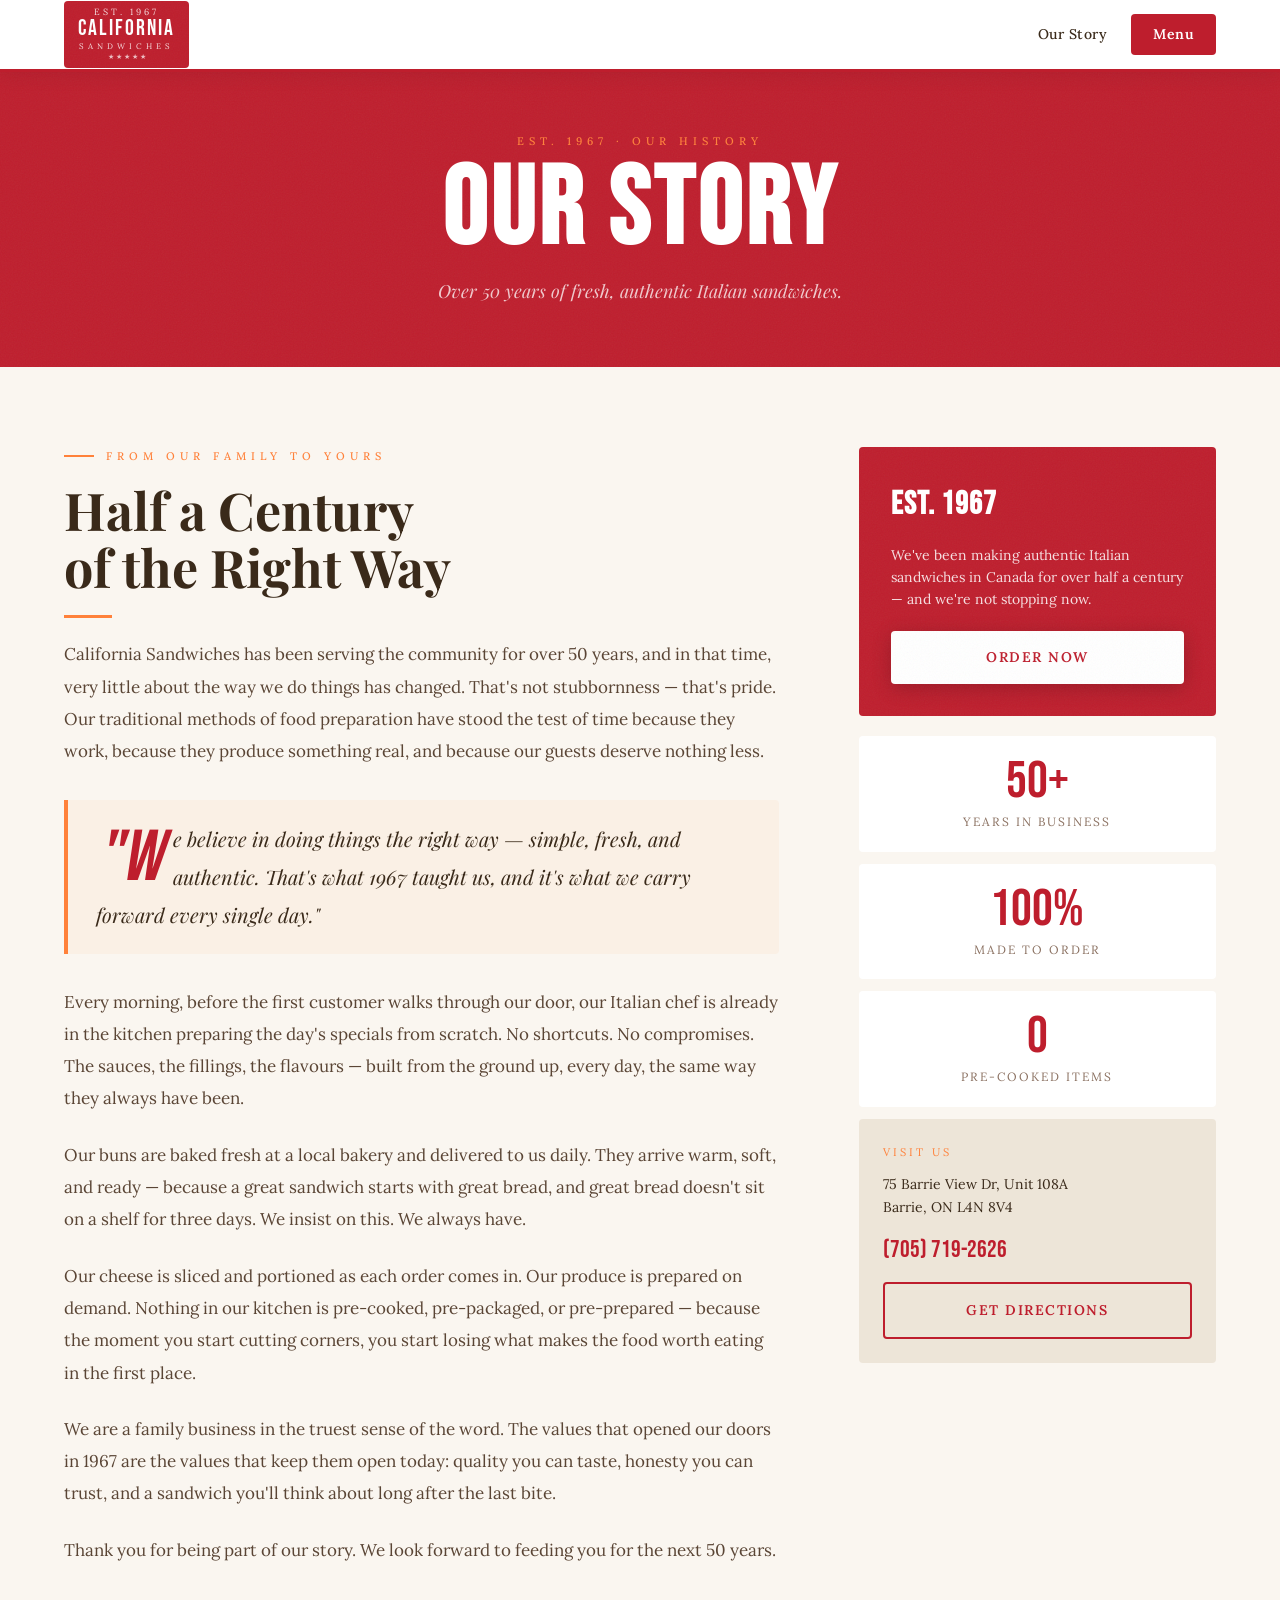
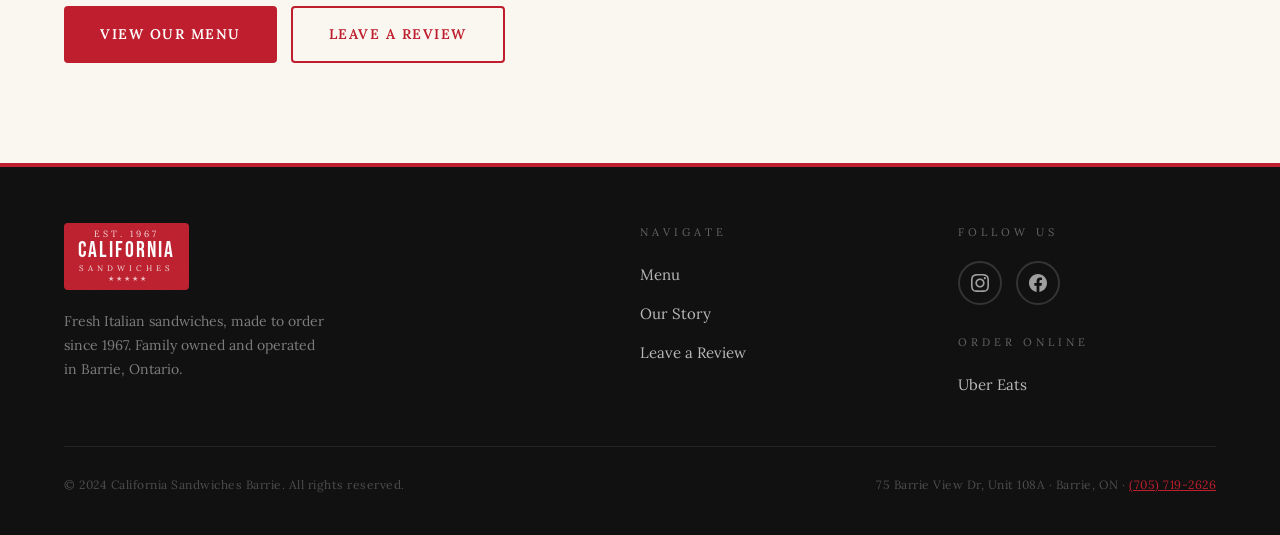
<file: story.html>
<!DOCTYPE html>
<html lang="en">
<head>
<meta charset="UTF-8">
<meta name="viewport" content="width=device-width, initial-scale=1.0">
<title>Our Story — California Sandwiches</title>
<link rel="preconnect" href="https://fonts.googleapis.com">
<link rel="preconnect" href="https://fonts.gstatic.com" crossorigin>
<link href="https://fonts.googleapis.com/css2?family=Bebas+Neue&family=Playfair+Display:ital,wght@0,400;0,700;0,900;1,400;1,700&family=Lora:ital,wght@0,400;0,500;1,400&display=swap" rel="stylesheet">
<link rel="stylesheet" href="assets/css/styles.css">
</head>
<body>

<div id="nav-placeholder"></div>

<div class="page-hero">
  <div class="container">
    <div class="section-label">Est. 1967 · Our History</div>
    <h1>Our Story</h1>
    <p>Over 50 years of fresh, authentic Italian sandwiches.</p>
  </div>
</div>

<div class="story-page">
  <div class="container">
    <div class="story-page-grid">
      <div class="story-page-body">
        <div class="section-label">From Our Family to Yours</div>
        <h2 class="section-title-serif" style="margin-bottom:8px;">Half a Century<br>of the Right Way</h2>
        <div class="section-rule"></div>

        <p>California Sandwiches has been serving the community for over 50 years, and in that time, very little about the way we do things has changed. That's not stubbornness — that's pride. Our traditional methods of food preparation have stood the test of time because they work, because they produce something real, and because our guests deserve nothing less.</p>

        <blockquote>
          <p>"We believe in doing things the right way — simple, fresh, and authentic. That's what 1967 taught us, and it's what we carry forward every single day."</p>
        </blockquote>

        <p>Every morning, before the first customer walks through our door, our Italian chef is already in the kitchen preparing the day's specials from scratch. No shortcuts. No compromises. The sauces, the fillings, the flavours — built from the ground up, every day, the same way they always have been.</p>

        <p>Our buns are baked fresh at a local bakery and delivered to us daily. They arrive warm, soft, and ready — because a great sandwich starts with great bread, and great bread doesn't sit on a shelf for three days. We insist on this. We always have.</p>

        <p>Our cheese is sliced and portioned as each order comes in. Our produce is prepared on demand. Nothing in our kitchen is pre-cooked, pre-packaged, or pre-prepared — because the moment you start cutting corners, you start losing what makes the food worth eating in the first place.</p>

        <p>We are a family business in the truest sense of the word. The values that opened our doors in 1967 are the values that keep them open today: quality you can taste, honesty you can trust, and a sandwich you'll think about long after the last bite.</p>

        <p>Thank you for being part of our story. We look forward to feeding you for the next 50 years.</p>

        <div style="margin-top:40px;display:flex;gap:14px;flex-wrap:wrap;">
          <a class="btn btn-red" href="menu.html">View Our Menu</a>
          <a class="btn btn-outline-red" href="https://g.page/r/Ca1iForN1A/review" target="_blank" rel="noopener">Leave a Review</a>
        </div>
      </div>

      <div class="story-sidebar">
        <div class="sidebar-card">
          <h3>Est. 1967</h3>
          <p>We've been making authentic Italian sandwiches in Canada for over half a century — and we're not stopping now.</p>
          <a class="btn btn-primary" href="menu.html" style="background:var(--white);color:var(--red);width:100%;display:flex;justify-content:center;">Order Now</a>
        </div>

        <div class="sidebar-stat">
          <span class="stat-num">50+</span>
          <div class="stat-label">Years in Business</div>
        </div>
        <div class="sidebar-stat">
          <span class="stat-num">100%</span>
          <div class="stat-label">Made to Order</div>
        </div>
        <div class="sidebar-stat">
          <span class="stat-num">0</span>
          <div class="stat-label">Pre-cooked items</div>
        </div>

        <div style="background:var(--tan);padding:24px;border-radius:4px;margin-top:12px;">
          <div style="font-family:var(--font-body);font-size:11px;letter-spacing:3px;text-transform:uppercase;color:var(--orange);margin-bottom:12px;">Visit Us</div>
          <p style="font-family:var(--font-body);font-size:14px;color:var(--brown);line-height:1.6;margin-bottom:12px;">75 Barrie View Dr, Unit 108A<br>Barrie, ON  L4N 8V4</p>
          <a href="tel:+17057192626" style="font-family:var(--font-display);font-size:24px;color:var(--red);text-decoration:none;display:block;margin-bottom:12px;">(705) 719-2626</a>
          <a href="https://www.google.com/maps/dir//California+Sandwiches+Barrie,+75+Barrie+View+Dr+Unit+108A,+Barrie,+ON+L4N+8V4,+Canada" target="_blank" rel="noopener" class="btn btn-outline-red" style="width:100%;text-align:center;display:flex;justify-content:center;">Get Directions</a>
        </div>
      </div>
    </div>
  </div>
</div>

<div id="footer-placeholder"></div>

<script src="assets/js/includes.js"></script>
<script src="assets/js/main.js"></script>
</body>
</html>
</file>
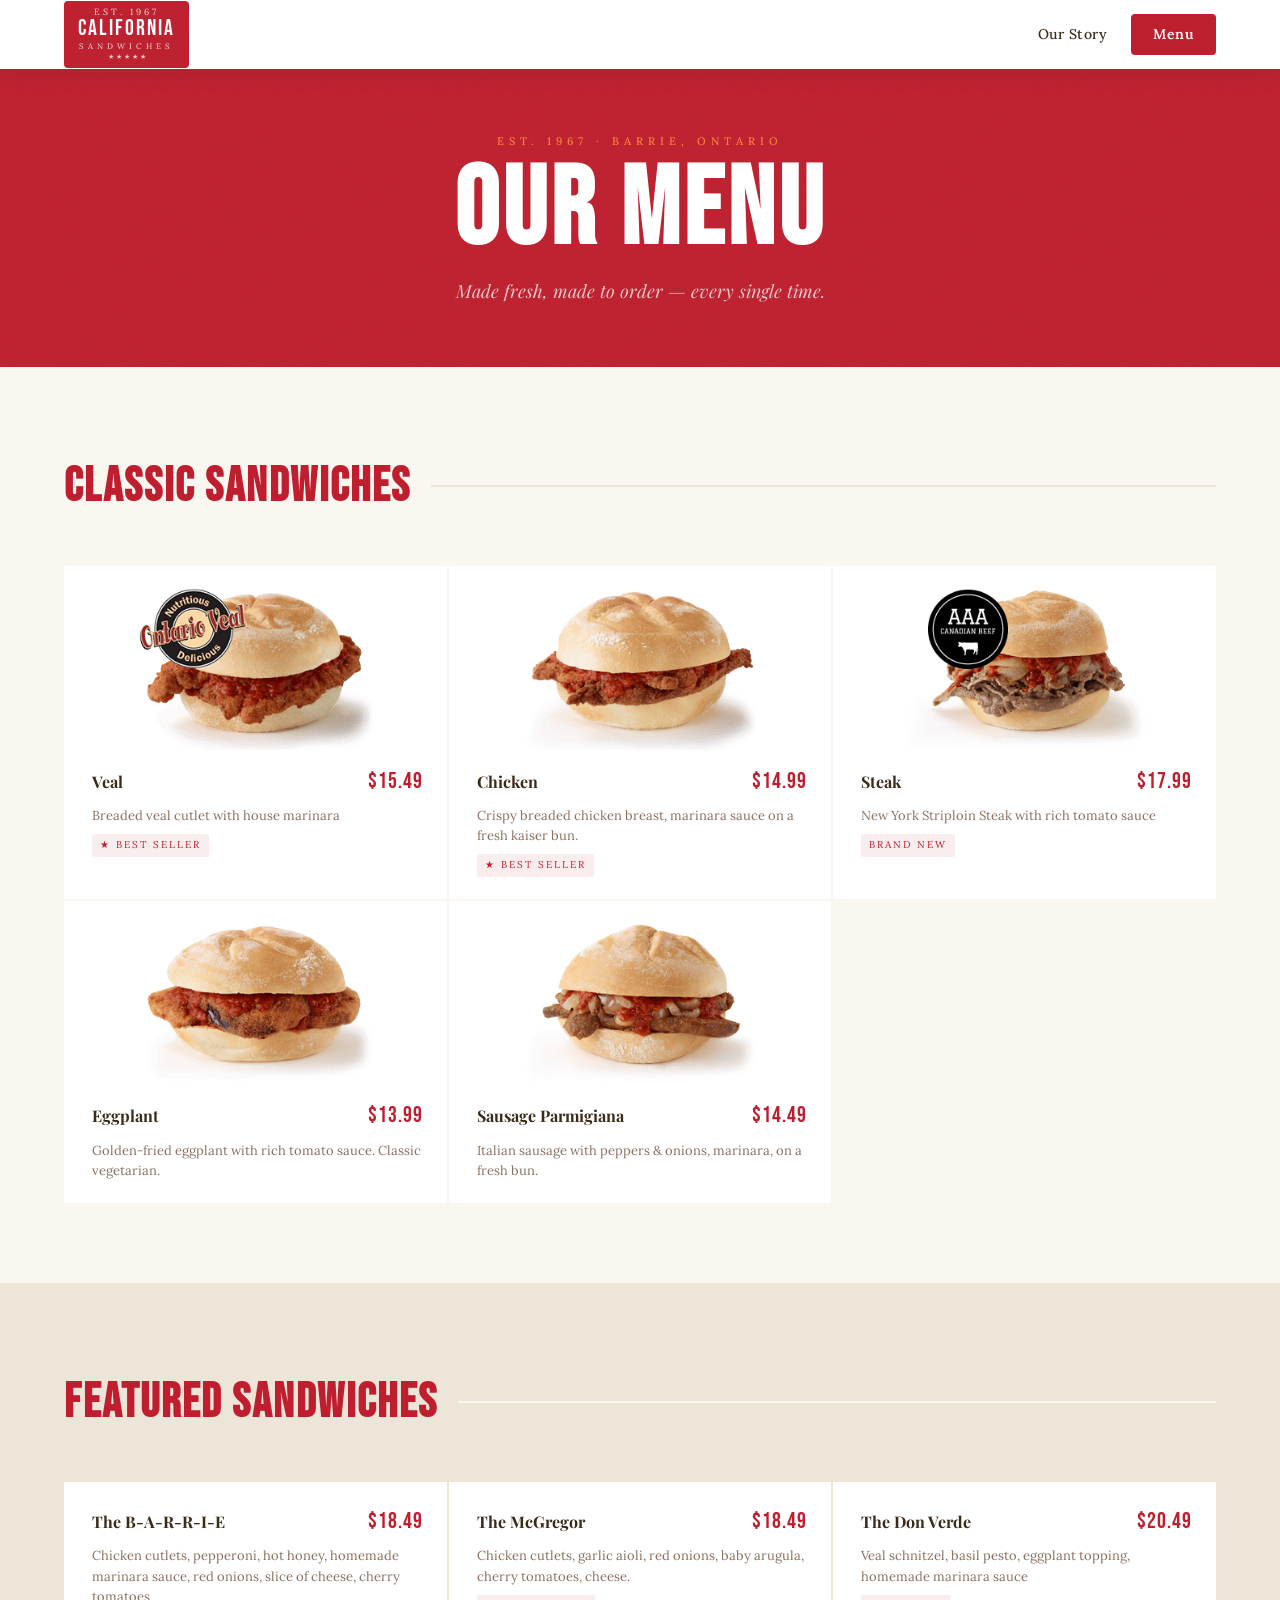
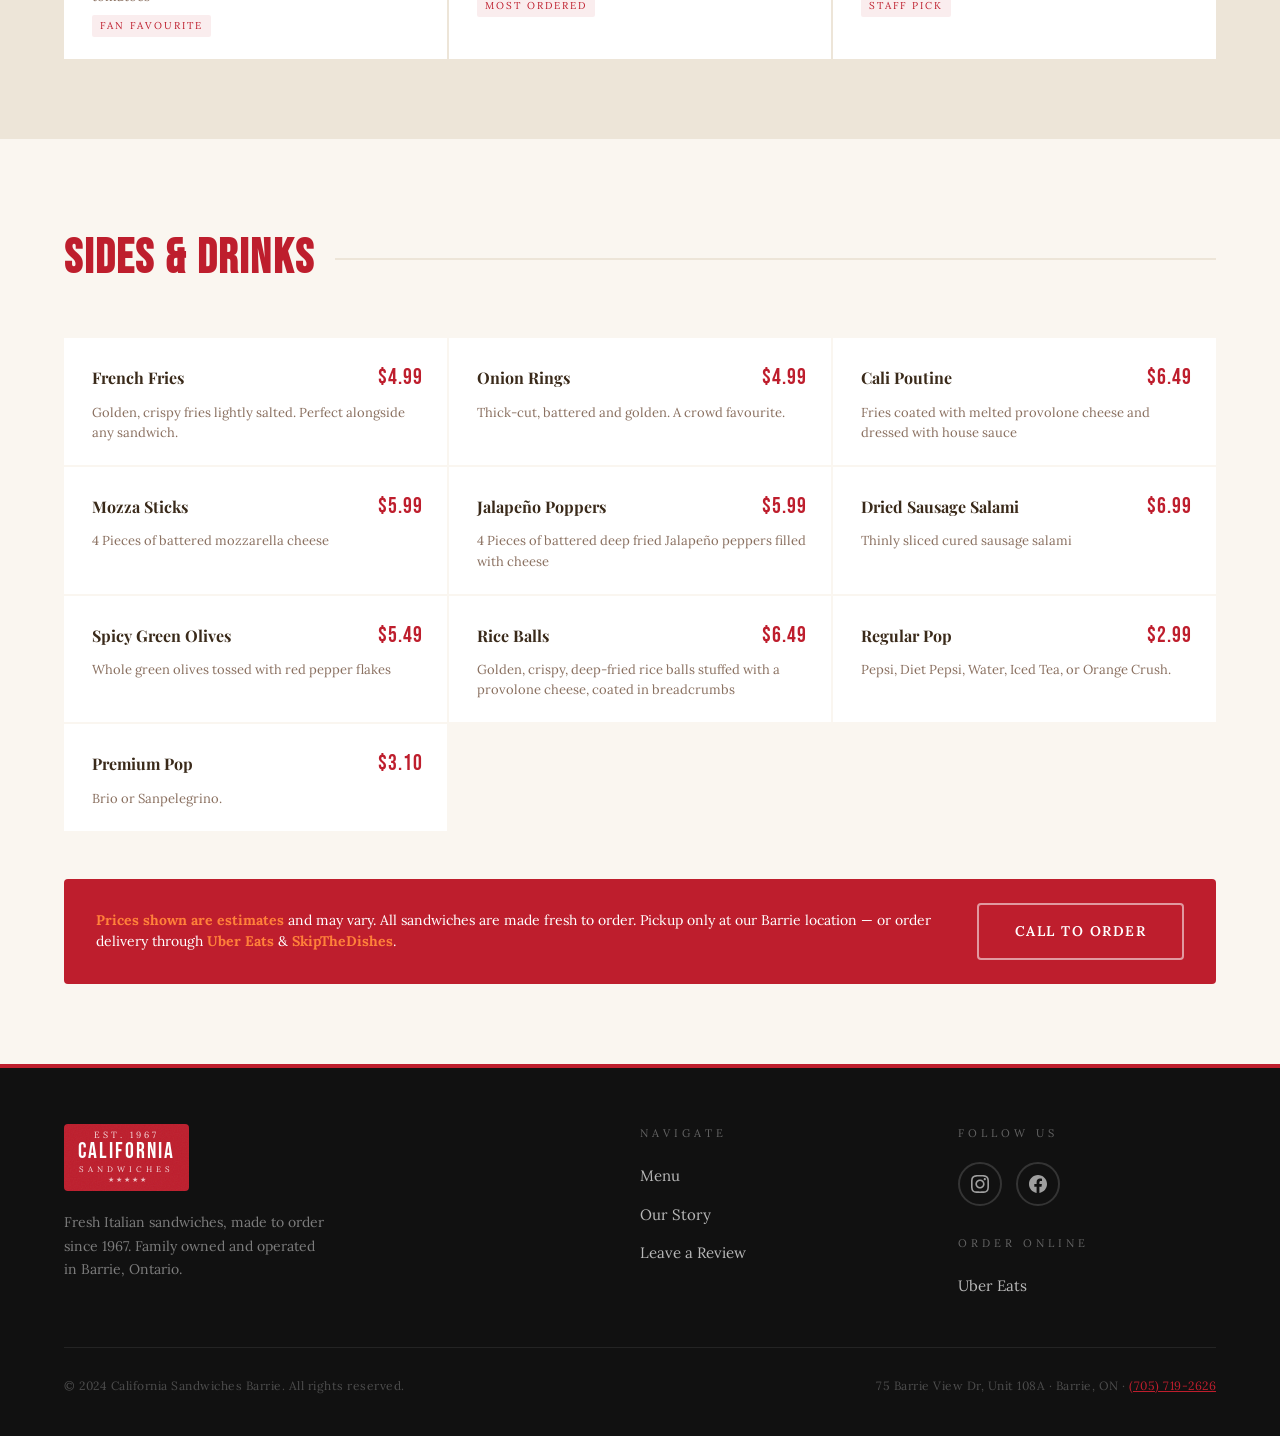
<file: pages/menu.html>
<!DOCTYPE html>
<html lang="en">
<head>
<meta charset="UTF-8">
<meta name="viewport" content="width=device-width, initial-scale=1.0">
<title>Menu — California Sandwiches</title>
<link rel="preconnect" href="https://fonts.googleapis.com">
<link rel="preconnect" href="https://fonts.gstatic.com" crossorigin>
<link href="https://fonts.googleapis.com/css2?family=Bebas+Neue&family=Playfair+Display:ital,wght@0,400;0,700;0,900;1,400;1,700&family=Lora:ital,wght@0,400;0,500;1,400&display=swap" rel="stylesheet">
<link rel="stylesheet" href="../assets/css/styles.css">
</head>
<body>

<div id="nav-placeholder"></div>

<div class="page-hero">
  <div class="container">
    <div class="section-label">Est. 1967 · Barrie, Ontario</div>
    <h1>Our Menu</h1>
    <p>Made fresh, made to order — every single time.</p>
  </div>
</div>

<!-- PARMIGIANA -->
<div class="menu-section">
  <div class="container">
    <div class="menu-cat-header">
      <h2 class="menu-cat-title">Classic Sandwiches</h2>
      <div class="menu-cat-rule"></div>
    </div>
    <div class="menu-grid">
      <div class="menu-item">
        <img class="menu-item-img" src="../public/images/veal.png" alt="Veal Parmigiana sandwich" width="297" height="200" loading="lazy">
        <div class="menu-item-top">
          <span class="menu-item-name">Veal</span>
          <span class="menu-item-price">$15.49</span>
        </div>
        <p class="menu-item-desc">Breaded veal cutlet with house marinara</p>
        <span class="menu-item-tag">★ Best Seller</span>
      </div>
      <div class="menu-item">
        <img class="menu-item-img" src="../public/images/chicken.png" alt="Chicken Parmigiana sandwich" width="297" height="200" loading="lazy">
        <div class="menu-item-top">
          <span class="menu-item-name">Chicken</span>
          <span class="menu-item-price">$14.99</span>
        </div>
        <p class="menu-item-desc">Crispy breaded chicken breast, marinara sauce on a fresh kaiser bun.</p>
        <span class="menu-item-tag">★ Best Seller</span>
      </div>
      <div class="menu-item">
        <img class="menu-item-img" src="../public/images/steak.png" alt="Steak sandwich" width="297" height="200" loading="lazy">
        <div class="menu-item-top">
          <span class="menu-item-name">Steak</span>
          <span class="menu-item-price">$17.99</span>
        </div>
        <p class="menu-item-desc">New York Striploin Steak with rich tomato sauce</p>
        <span class="menu-item-tag">Brand New</span>
      </div>
      <div class="menu-item">
        <img class="menu-item-img" src="../public/images/eggplant.png" alt="Eggplant Parmigiana sandwich" width="297" height="200" loading="lazy">
        <div class="menu-item-top">
          <span class="menu-item-name">Eggplant</span>
          <span class="menu-item-price">$13.99</span>
        </div>
        <p class="menu-item-desc">Golden-fried eggplant with rich tomato sauce. Classic vegetarian.</p>
      </div>
      <div class="menu-item">
        <img class="menu-item-img" src="../public/images/sausage.png" alt="Sausage Parmigiana sandwich" width="297" height="200" loading="lazy">
        <div class="menu-item-top">
          <span class="menu-item-name">Sausage Parmigiana</span>
          <span class="menu-item-price">$14.49</span>
        </div>
        <p class="menu-item-desc">Italian sausage with peppers &amp; onions, marinara, on a fresh bun.</p>
      </div>
    </div>
  </div>
</div>

<!-- SPECIALTY -->
<div class="menu-section">
  <div class="container">
    <div class="menu-cat-header">
      <h2 class="menu-cat-title">Featured Sandwiches</h2>
      <div class="menu-cat-rule"></div>
    </div>
    <div class="menu-grid">
      <div class="menu-item">
        <div class="menu-item-top">
          <span class="menu-item-name">The B-A-R-R-I-E</span>
          <span class="menu-item-price">$18.49</span>
        </div>
        <p class="menu-item-desc">Chicken cutlets, pepperoni, hot honey, homemade marinara sauce, red onions, slice of cheese, cherry tomatoes</p>
        <span class="menu-item-tag">Fan Favourite</span>      
      </div>
      <div class="menu-item">
        <div class="menu-item-top">
          <span class="menu-item-name">The McGregor</span>
          <span class="menu-item-price">$18.49</span>
        </div>
        <p class="menu-item-desc">Chicken cutlets, garlic aioli, red onions, baby arugula, cherry tomatoes, cheese.</p>
        <span class="menu-item-tag">Most Ordered</span>      
      </div>
      <div class="menu-item">
        <div class="menu-item-top">
          <span class="menu-item-name">The Don Verde</span>
          <span class="menu-item-price">$20.49</span>
        </div>
        <p class="menu-item-desc">Veal schnitzel, basil pesto, eggplant topping, homemade marinara sauce</p>
        <span class="menu-item-tag">Staff Pick</span>
      </div>
      <!-- <div class="menu-item">
        <div class="menu-item-top">
          <span class="menu-item-name">Mushroom &amp; Cheese</span>
          <span class="menu-item-price">$10.99</span>
        </div>
        <p class="menu-item-desc">Sautéed mushrooms, garlic, and fresh provolone on a toasted bun. Simple &amp; perfect.</p>
        <span class="menu-item-tag">Vegetarian</span>
      </div> -->
    </div>
  </div>
</div>

<!-- SIDES & DRINKS -->
<div class="menu-section">
  <div class="container">
    <div class="menu-cat-header">
      <h2 class="menu-cat-title">Sides &amp; Drinks</h2>
      <div class="menu-cat-rule"></div>
    </div>
    <div class="menu-grid">
      <div class="menu-item">
        <div class="menu-item-top">
          <span class="menu-item-name">French Fries</span>
          <span class="menu-item-price">$4.99</span>
        </div>
        <p class="menu-item-desc">Golden, crispy fries lightly salted. Perfect alongside any sandwich.</p>
      </div>
      <div class="menu-item">
        <div class="menu-item-top">
          <span class="menu-item-name">Onion Rings</span>
          <span class="menu-item-price">$4.99</span>
        </div>
        <p class="menu-item-desc">Thick-cut, battered and golden. A crowd favourite.</p>
      </div>
      <div class="menu-item">
        <div class="menu-item-top">
          <span class="menu-item-name">Cali Poutine</span>
          <span class="menu-item-price">$6.49</span>
        </div>
        <p class="menu-item-desc">Fries coated with melted provolone cheese and dressed with house sauce</p>
      </div>
      <div class="menu-item">
        <div class="menu-item-top">
          <span class="menu-item-name">Mozza Sticks</span>
          <span class="menu-item-price">$5.99</span>
        </div>
        <p class="menu-item-desc">4 Pieces of battered mozzarella cheese</p>
      </div>
      <div class="menu-item">
        <div class="menu-item-top">
          <span class="menu-item-name">Jalapeño Poppers</span>
          <span class="menu-item-price">$5.99</span>
        </div>
        <p class="menu-item-desc">4 Pieces of battered deep fried Jalapeño peppers filled with cheese</p>
      </div>
      <div class="menu-item">
        <div class="menu-item-top">
          <span class="menu-item-name">Dried Sausage Salami</span>
          <span class="menu-item-price">$6.99</span>
        </div>
        <p class="menu-item-desc">Thinly sliced cured sausage salami</p>
      </div>

      <div class="menu-item">
        <div class="menu-item-top">
          <span class="menu-item-name">Spicy Green Olives</span>
          <span class="menu-item-price">$5.49</span>
        </div>
        <p class="menu-item-desc">Whole green olives tossed with red pepper flakes</p>
      </div>

      <div class="menu-item">
        <div class="menu-item-top">
          <span class="menu-item-name">Rice Balls</span>
          <span class="menu-item-price">$6.49</span>
        </div>
        <p class="menu-item-desc">Golden, crispy, deep-fried rice balls stuffed with a provolone cheese, coated in breadcrumbs</p>
      </div>

      <div class="menu-item">
        <div class="menu-item-top">
          <span class="menu-item-name">Regular Pop</span>
          <span class="menu-item-price">$2.99</span>
        </div>
        <p class="menu-item-desc">Pepsi, Diet Pepsi, Water, Iced Tea, or Orange Crush.</p>
      </div>
      <div class="menu-item">
        <div class="menu-item-top">
          <span class="menu-item-name">Premium Pop</span>
          <span class="menu-item-price">$3.10</span>
        </div>
        <p class="menu-item-desc">Brio or Sanpelegrino.</p>
      </div>
    </div>

    <div class="menu-note">
      <p><strong>Prices shown are estimates</strong> and may vary. All sandwiches are made fresh to order. Pickup only at our Barrie location — or order delivery through <strong>Uber Eats</strong> &amp; <strong>SkipTheDishes</strong>.</p>
      <a class="btn btn-secondary" href="tel:+17057192626" style="white-space:nowrap;">Call to Order</a>
    </div>
  </div>
</div>

<div id="footer-placeholder"></div>

<script src="../assets/js/includes.js"></script>
<script src="../assets/js/main.js"></script>
</body>
</html>
</file>
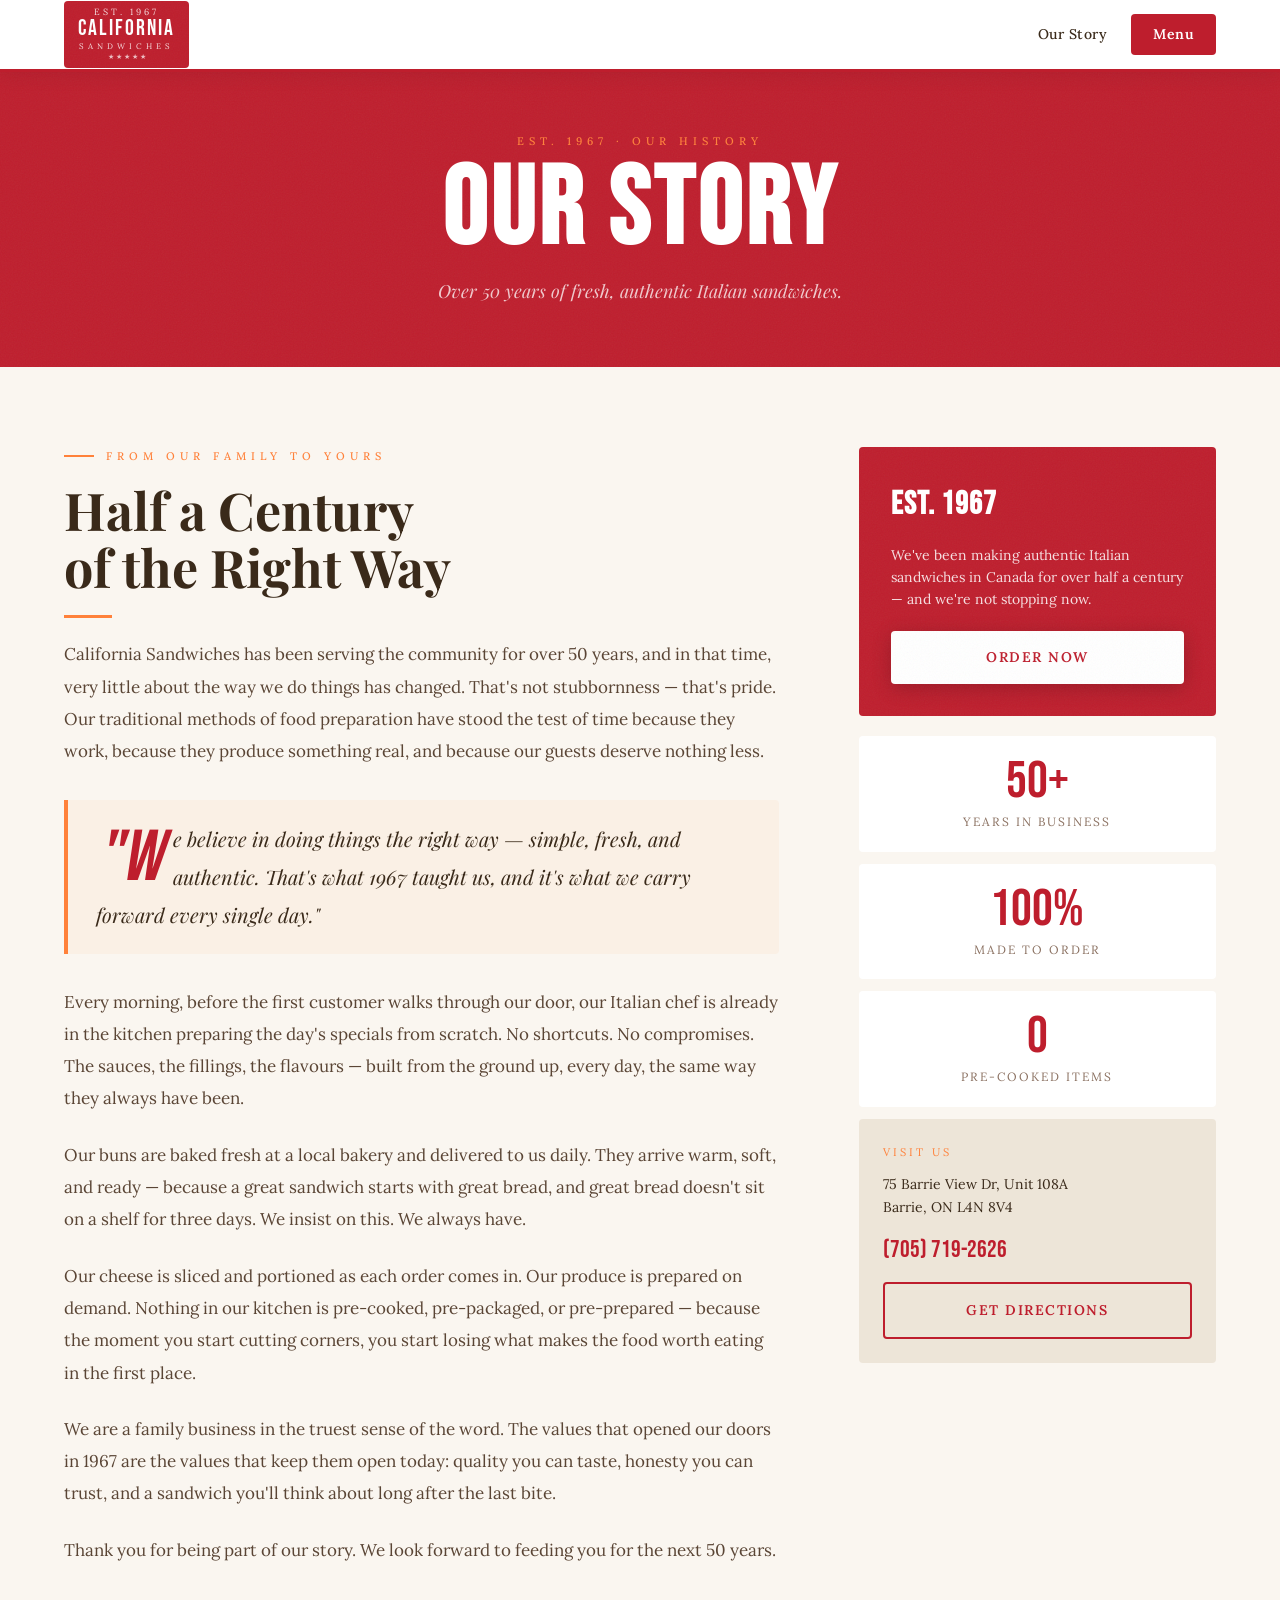
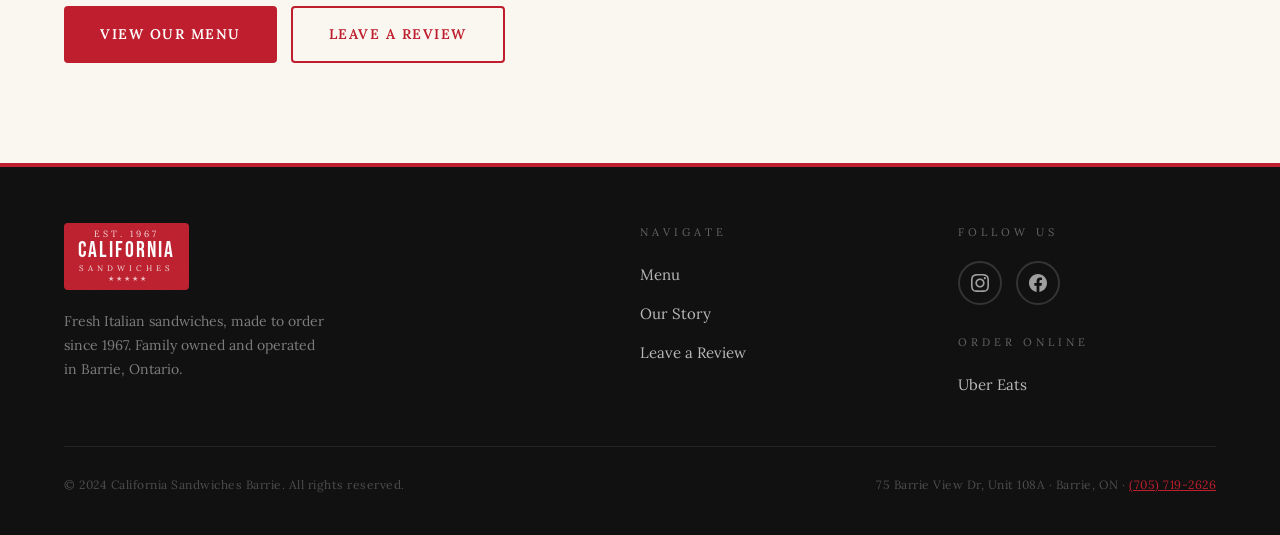
<file: pages/story.html>
<!DOCTYPE html>
<html lang="en">
<head>
<meta charset="UTF-8">
<meta name="viewport" content="width=device-width, initial-scale=1.0">
<title>Our Story — California Sandwiches</title>
<link rel="preconnect" href="https://fonts.googleapis.com">
<link rel="preconnect" href="https://fonts.gstatic.com" crossorigin>
<link href="https://fonts.googleapis.com/css2?family=Bebas+Neue&family=Playfair+Display:ital,wght@0,400;0,700;0,900;1,400;1,700&family=Lora:ital,wght@0,400;0,500;1,400&display=swap" rel="stylesheet">
<link rel="stylesheet" href="../assets/css/styles.css">
</head>
<body>

<div id="nav-placeholder"></div>

<div class="page-hero">
  <div class="container">
    <div class="section-label">Est. 1967 · Our History</div>
    <h1>Our Story</h1>
    <p>Over 50 years of fresh, authentic Italian sandwiches.</p>
  </div>
</div>

<div class="story-page">
  <div class="container">
    <div class="story-page-grid">
      <div class="story-page-body">
        <div class="section-label">From Our Family to Yours</div>
        <h2 class="section-title-serif" style="margin-bottom:8px;">Half a Century<br>of the Right Way</h2>
        <div class="section-rule"></div>

        <p>California Sandwiches has been serving the community for over 50 years, and in that time, very little about the way we do things has changed. That's not stubbornness — that's pride. Our traditional methods of food preparation have stood the test of time because they work, because they produce something real, and because our guests deserve nothing less.</p>

        <blockquote>
          <p>"We believe in doing things the right way — simple, fresh, and authentic. That's what 1967 taught us, and it's what we carry forward every single day."</p>
        </blockquote>

        <p>Every morning, before the first customer walks through our door, our Italian chef is already in the kitchen preparing the day's specials from scratch. No shortcuts. No compromises. The sauces, the fillings, the flavours — built from the ground up, every day, the same way they always have been.</p>

        <p>Our buns are baked fresh at a local bakery and delivered to us daily. They arrive warm, soft, and ready — because a great sandwich starts with great bread, and great bread doesn't sit on a shelf for three days. We insist on this. We always have.</p>

        <p>Our cheese is sliced and portioned as each order comes in. Our produce is prepared on demand. Nothing in our kitchen is pre-cooked, pre-packaged, or pre-prepared — because the moment you start cutting corners, you start losing what makes the food worth eating in the first place.</p>

        <p>We are a family business in the truest sense of the word. The values that opened our doors in 1967 are the values that keep them open today: quality you can taste, honesty you can trust, and a sandwich you'll think about long after the last bite.</p>

        <p>Thank you for being part of our story. We look forward to feeding you for the next 50 years.</p>

        <div style="margin-top:40px;display:flex;gap:14px;flex-wrap:wrap;">
          <a class="btn btn-red" href="menu.html">View Our Menu</a>
          <a class="btn btn-outline-red" href="https://g.page/r/Ca1iForN1A/review" target="_blank" rel="noopener">Leave a Review</a>
        </div>
      </div>

      <div class="story-sidebar">
        <div class="sidebar-card">
          <h3>Est. 1967</h3>
          <p>We've been making authentic Italian sandwiches in Canada for over half a century — and we're not stopping now.</p>
          <a class="btn btn-primary" href="menu.html" style="background:var(--white);color:var(--red);width:100%;display:flex;justify-content:center;">Order Now</a>
        </div>

        <div class="sidebar-stat">
          <span class="stat-num">50+</span>
          <div class="stat-label">Years in Business</div>
        </div>
        <div class="sidebar-stat">
          <span class="stat-num">100%</span>
          <div class="stat-label">Made to Order</div>
        </div>
        <div class="sidebar-stat">
          <span class="stat-num">0</span>
          <div class="stat-label">Pre-cooked items</div>
        </div>

        <div style="background:var(--tan);padding:24px;border-radius:4px;margin-top:12px;">
          <div style="font-family:var(--font-body);font-size:11px;letter-spacing:3px;text-transform:uppercase;color:var(--orange);margin-bottom:12px;">Visit Us</div>
          <p style="font-family:var(--font-body);font-size:14px;color:var(--brown);line-height:1.6;margin-bottom:12px;">75 Barrie View Dr, Unit 108A<br>Barrie, ON  L4N 8V4</p>
          <a href="tel:+17057192626" style="font-family:var(--font-display);font-size:24px;color:var(--red);text-decoration:none;display:block;margin-bottom:12px;">(705) 719-2626</a>
          <a href="https://www.google.com/maps/dir//California+Sandwiches+Barrie,+75+Barrie+View+Dr+Unit+108A,+Barrie,+ON+L4N+8V4,+Canada" target="_blank" rel="noopener" class="btn btn-outline-red" style="width:100%;text-align:center;display:flex;justify-content:center;">Get Directions</a>
        </div>
      </div>
    </div>
  </div>
</div>

<div id="footer-placeholder"></div>

<script src="../assets/js/includes.js"></script>
<script src="../assets/js/main.js"></script>
</body>
</html>
</file>
<file: assets/css/styles.css>
/* ── RESET & BASE ── */
*, *::before, *::after { box-sizing: border-box; margin: 0; padding: 0; }
html { scroll-behavior: smooth; font-size: 16px; }

/* ── DESIGN TOKENS ── */
:root {
  --red:     #BE1E2D;
  --red-dk:  #8f1520;
  --red-lt:  #d42233;
  --orange:  #FF813A;
  --cream:   #FAF6F0;
  --tan:     #EDE5D8;
  --brown:   #3a2a1a;
  --white:   #FFFFFF;
  --black:   #111111;

  --font-display: 'Bebas Neue', sans-serif;
  --font-serif:   'Playfair Display', Georgia, serif;
  --font-body:    'Lora', Georgia, serif;

  --nav-h: 72px;
  --max-w: 1200px;
  --radius: 4px;
  --transition: 0.25s ease;

  /* noise texture via SVG */
  --noise: url("data:image/svg+xml,%3Csvg xmlns='http://www.w3.org/2000/svg' width='300' height='300'%3E%3Cfilter id='n'%3E%3CfeTurbulence type='fractalNoise' baseFrequency='0.75' numOctaves='4' stitchTiles='stitch'/%3E%3C/filter%3E%3Crect width='300' height='300' filter='url(%23n)' opacity='0.055'/%3E%3C/svg%3E");
}

body {
  background: var(--cream);
  color: var(--brown);
  font-family: var(--font-body);
  line-height: 1.65;
  overflow-x: hidden;
}

/* ── UTILITY ── */
.container { max-width: var(--max-w); margin: 0 auto; padding: 0 24px; }
.sr-only { position: absolute; width: 1px; height: 1px; overflow: hidden; clip: rect(0,0,0,0); white-space: nowrap; }

/* ─────────────────────────────────────────
   NAVIGATION
───────────────────────────────────────── */
nav {
  position: fixed; top: 0; left: 0; right: 0; z-index: 100;
  height: var(--nav-h);
  background: var(--white);
  border-bottom: 3px solid var(--red);
  display: flex; align-items: center;
  box-shadow: 0 2px 20px rgba(0,0,0,0.08);
}
nav .container { display: flex; align-items: center; justify-content: space-between; width: 100%; }

.nav-logo {
  cursor: pointer;
  display: flex; align-items: center; gap: 0;
  text-decoration: none;
}
.logo-badge {
  background: var(--red);
  color: var(--white);
  padding: 6px 14px 8px;
  display: flex; flex-direction: column; align-items: center; line-height: 1;
  border-radius: var(--radius);
  position: relative;
  overflow: hidden;
}
.logo-badge::before {
  content: '';
  position: absolute; inset: 0;
  background: var(--noise);
  pointer-events: none;
}
.logo-est {
  font-family: var(--font-body);
  font-size: 9px; letter-spacing: 3px; text-transform: uppercase;
  opacity: 0.85; margin-bottom: 2px;
}
.logo-name {
  font-family: var(--font-display);
  font-size: 22px; letter-spacing: 2px;
  line-height: 1;
}
.logo-sub {
  font-family: var(--font-body);
  font-size: 8px; letter-spacing: 4px; text-transform: uppercase;
  opacity: 0.85; margin-top: 2px;
}
.logo-stars {
  display: flex; gap: 3px; margin-top: 3px; opacity: 0.7;
  font-size: 7px;
}

.nav-links { display: flex; align-items: center; gap: 8px; }
.nav-link {
  font-family: var(--font-body);
  font-size: 14px; letter-spacing: 0.5px;
  color: var(--brown); text-decoration: none;
  padding: 8px 16px; border-radius: var(--radius);
  transition: color var(--transition), background var(--transition);
  cursor: pointer; background: none; border: none; font-weight: 500;
}
.nav-link:hover { color: var(--red); background: rgba(190,30,45,0.06); }
.nav-cta {
  background: var(--red); color: var(--white) !important;
  font-weight: 600; padding: 9px 22px;
  border-radius: var(--radius);
  transition: background var(--transition), transform var(--transition);
}
.nav-cta:hover { background: var(--red-lt) !important; transform: translateY(-1px); color: var(--white) !important; }

/* hamburger */
.nav-burger {
  display: none; flex-direction: column; gap: 5px; cursor: pointer;
  background: none; border: none; padding: 8px;
}
.nav-burger span { width: 24px; height: 2px; background: var(--brown); border-radius: 2px; transition: all 0.25s; display: block; }
.nav-mobile {
  display: none; position: fixed; top: var(--nav-h); left: 0; right: 0; z-index: 99;
  background: var(--white); border-bottom: 3px solid var(--red);
  padding: 20px 24px; flex-direction: column; gap: 4px;
  box-shadow: 0 8px 24px rgba(0,0,0,0.1);
}
.nav-mobile.open { display: flex; }
.nav-mobile .nav-link { display: block; padding: 12px 16px; }

/* ─────────────────────────────────────────
   HERO
───────────────────────────────────────── */
.hero {
  min-height: 100vh;
  background: var(--red);
  display: flex; flex-direction: column; justify-content: center; align-items: center;
  text-align: center;
  padding: calc(var(--nav-h) + 60px) 24px 80px;
  position: relative; overflow: hidden;
}
.hero::before {
  content: '';
  position: absolute; inset: 0;
  background: var(--noise);
  pointer-events: none;
}
/* diagonal stripe texture */
.hero::after {
  content: '';
  position: absolute; inset: 0;
  background-image: repeating-linear-gradient(
    -45deg,
    transparent,
    transparent 40px,
    rgba(255,255,255,0.02) 40px,
    rgba(255,255,255,0.02) 80px
  );
  pointer-events: none;
}

.hero-eyebrow {
  display: flex; align-items: center; gap: 12px;
  font-family: var(--font-body);
  font-size: 12px; letter-spacing: 5px; text-transform: uppercase;
  color: rgba(255,255,255,0.7);
  margin-bottom: 20px; position: relative; z-index: 1;
}
.hero-eyebrow::before, .hero-eyebrow::after {
  content: ''; flex: 1; max-width: 60px; height: 1px;
  background: rgba(255,255,255,0.35);
}

.hero-title {
  font-family: var(--font-display);
  font-size: clamp(64px, 12vw, 140px);
  line-height: 0.9;
  color: var(--white);
  letter-spacing: 4px;
  text-transform: uppercase;
  position: relative; z-index: 1;
  margin-bottom: 8px;
}
.hero-title span { color: var(--orange); }

.hero-rule {
  width: 80px; height: 3px;
  background: var(--orange);
  margin: 24px auto;
  position: relative; z-index: 1;
}

.hero-subtitle {
  font-family: var(--font-serif);
  font-size: clamp(16px, 2.5vw, 22px);
  color: rgba(255,255,255,0.88);
  font-style: italic;
  position: relative; z-index: 1;
  max-width: 480px; margin: 0 auto 40px;
}

.hero-btns {
  display: flex; gap: 14px; flex-wrap: wrap; justify-content: center;
  position: relative; z-index: 1; margin-bottom: 28px;
}
.btn {
  display: inline-flex; align-items: center; justify-content: center; gap: 8px;
  font-family: var(--font-body); font-weight: 600;
  font-size: 14px; letter-spacing: 1.5px; text-transform: uppercase;
  text-decoration: none; cursor: pointer; border: none;
  padding: 15px 36px; border-radius: var(--radius);
  transition: all var(--transition);
}
.btn-primary {
  background: var(--white); color: var(--red);
  box-shadow: 0 4px 20px rgba(0,0,0,0.2);
}
.btn-primary:hover { background: var(--orange); color: var(--white); transform: translateY(-2px); box-shadow: 0 8px 28px rgba(0,0,0,0.25); }
.btn-secondary {
  background: transparent; color: var(--white);
  border: 2px solid rgba(255,255,255,0.55);
}
.btn-secondary:hover { border-color: var(--white); background: rgba(255,255,255,0.1); transform: translateY(-2px); }
.btn-red { background: var(--red); color: var(--white); }
.btn-red:hover { background: var(--red-lt); transform: translateY(-2px); box-shadow: 0 6px 20px rgba(190,30,45,0.3); }
.btn-outline-red { background: transparent; color: var(--red); border: 2px solid var(--red); }
.btn-outline-red:hover { background: var(--red); color: var(--white); transform: translateY(-2px); }
.btn-orange { background: var(--orange); color: var(--white); }
.btn-orange:hover { background: #e06c2a; transform: translateY(-2px); box-shadow: 0 6px 20px rgba(255,129,58,0.35); }

.hero-order-note {
  position: relative; z-index: 1;
  font-family: var(--font-body);
  font-size: 13px; color: rgba(255,255,255,0.6);
  line-height: 1.6;
}
.hero-order-note a {
  color: var(--orange); text-decoration: underline; text-underline-offset: 3px;
  transition: color var(--transition);
}
.hero-order-note a:hover { color: #ffab75; }

/* hero badge */
.hero-badge {
  position: absolute; right: 5%; top: 18%;
  width: 110px; height: 110px;
  background: var(--orange);
  border-radius: 50%;
  display: flex; flex-direction: column; align-items: center; justify-content: center;
  color: var(--white); text-align: center;
  transform: rotate(12deg);
  box-shadow: 0 8px 30px rgba(0,0,0,0.25);
  z-index: 1;
}
.hero-badge-top { font-size: 10px; letter-spacing: 2px; text-transform: uppercase; opacity: 0.9; font-family: var(--font-body); }
.hero-badge-num { font-family: var(--font-display); font-size: 38px; line-height: 1; }
.hero-badge-bot { font-size: 10px; letter-spacing: 1px; text-transform: uppercase; opacity: 0.9; font-family: var(--font-body); }

/* scroll cue */
.scroll-cue {
  position: absolute; bottom: 32px; left: 50%; transform: translateX(-50%);
  display: flex; flex-direction: column; align-items: center; gap: 8px;
  color: rgba(255,255,255,0.45); font-size: 11px; letter-spacing: 3px;
  text-transform: uppercase; font-family: var(--font-body); z-index: 1;
  animation: bounce 2s ease-in-out infinite;
}
.scroll-cue svg { width: 20px; height: 20px; }
@keyframes bounce { 0%,100%{transform:translateX(-50%) translateY(0)} 50%{transform:translateX(-50%) translateY(6px)} }

/* ─────────────────────────────────────────
   DIVIDER BANNER
───────────────────────────────────────── */
.ticker {
  background: var(--orange);
  padding: 14px 0; overflow: hidden;
  border-top: 2px solid rgba(255,255,255,0.2);
  border-bottom: 2px solid rgba(255,255,255,0.2);
}
.ticker-inner {
  display: flex; gap: 0;
  white-space: nowrap;
  animation: scroll-ticker 24s linear infinite;
  width: max-content;
}
.ticker-item {
  font-family: var(--font-display);
  font-size: 17px; letter-spacing: 3px; text-transform: uppercase;
  color: var(--white); padding: 0 32px;
  display: flex; align-items: center; gap: 20px;
}
.ticker-item::after { content: '★'; opacity: 0.6; font-size: 12px; }
@keyframes scroll-ticker {
  from { transform: translateX(0); }
  to { transform: translateX(-50%); }
}

/* ─────────────────────────────────────────
   STORY SECTION
───────────────────────────────────────── */
.story {
  padding: 100px 0;
  background: var(--cream);
  position: relative;
}
.story-grid {
  display: grid; grid-template-columns: 1fr 1fr; gap: 80px;
  align-items: center;
}
.story-visual {
  position: relative;
}
.story-img-frame {
  aspect-ratio: 4/5;
  background: var(--red);
  border-radius: 2px;
  display: flex; align-items: center; justify-content: center;
  overflow: hidden;
  position: relative;
}
.story-img-frame::before {
  content: ''; position: absolute; inset: 0;
  background: var(--noise); pointer-events: none;
  opacity: 0.6;
}
.story-img-inner {
  font-family: var(--font-display);
  font-size: 100px; color: rgba(255,255,255,0.08);
  letter-spacing: 8px; transform: rotate(-10deg);
  user-select: none;
}
.story-quote-card {
  position: absolute; bottom: -30px; right: -30px;
  background: var(--white);
  border: 3px solid var(--red);
  padding: 22px 26px;
  max-width: 200px;
  box-shadow: 6px 6px 0 var(--red);
}
.story-quote-card p {
  font-family: var(--font-serif); font-style: italic;
  font-size: 14px; color: var(--brown); line-height: 1.5;
}
.story-quote-card cite {
  display: block; margin-top: 10px;
  font-family: var(--font-body); font-size: 11px;
  letter-spacing: 2px; text-transform: uppercase;
  color: var(--red); font-style: normal;
}

.section-label {
  font-family: var(--font-body);
  font-size: 11px; letter-spacing: 5px; text-transform: uppercase;
  color: var(--orange); font-weight: 500;
  display: flex; align-items: center; gap: 12px;
  margin-bottom: 16px;
}
.section-label::before {
  content: ''; width: 30px; height: 2px; background: var(--orange);
}
.section-title {
  font-family: var(--font-display);
  font-size: clamp(40px, 6vw, 72px);
  line-height: 0.95; color: var(--brown);
  letter-spacing: 1px; text-transform: uppercase;
  margin-bottom: 8px;
}
.section-title-serif {
  font-family: var(--font-serif);
  font-size: clamp(32px, 4.5vw, 52px);
  line-height: 1.1; color: var(--brown);
  font-weight: 700; margin-bottom: 8px;
}
.section-rule {
  width: 48px; height: 3px; background: var(--orange);
  margin: 20px 0;
}
.story-text p {
  font-size: 16px; color: #5a4535; line-height: 1.85;
  margin-bottom: 18px;
}
.story-pillars {
  display: flex; gap: 28px; margin-top: 36px; flex-wrap: wrap;
}
.story-pillar {
  display: flex; flex-direction: column; gap: 6px;
}
.pillar-icon {
  font-size: 24px; margin-bottom: 4px;
}
.pillar-label {
  font-family: var(--font-display);
  font-size: 20px; letter-spacing: 1px; color: var(--red);
  text-transform: uppercase;
}
.pillar-desc {
  font-family: var(--font-body);
  font-size: 12px; color: #8a7060; letter-spacing: 0.3px;
  line-height: 1.5;
}

/* ─────────────────────────────────────────
   VISIT SECTION
───────────────────────────────────────── */
.visit {
  background: var(--brown);
  padding: 100px 0;
  position: relative; overflow: hidden;
}
.visit::before {
  content: ''; position: absolute; inset: 0;
  background: var(--noise); pointer-events: none; opacity: 0.4;
}
.visit-grid {
  display: grid; grid-template-columns: 1fr 1fr; gap: 80px;
  align-items: start; position: relative;
}
.visit .section-label { color: var(--orange); }
.visit .section-title { color: var(--white); }
.visit .section-rule { background: var(--orange); }

.hours-table { margin-top: 28px; width: 100%; }
.hours-table tr { border-bottom: 1px solid rgba(255,255,255,0.08); }
.hours-table tr:last-child { border: none; }
.hours-table td {
  padding: 11px 0;
  font-family: var(--font-body); font-size: 14px; color: rgba(255,255,255,0.75);
}
.hours-table td:first-child { font-weight: 600; color: var(--white); width: 45%; }
.hours-badge {
  display: inline-block;
  background: var(--orange); color: var(--white);
  font-size: 10px; letter-spacing: 2px; text-transform: uppercase;
  padding: 2px 8px; border-radius: 20px;
  font-family: var(--font-body); vertical-align: middle; margin-left: 8px;
}

.visit-info { margin-top: 36px; }
.info-block { margin-bottom: 32px; }
.info-block-label {
  font-family: var(--font-body); font-size: 11px; letter-spacing: 4px;
  text-transform: uppercase; color: var(--orange); margin-bottom: 8px;
}
.info-block-value {
  font-family: var(--font-serif); font-size: 17px; color: var(--white);
  line-height: 1.5;
}
.info-block-value a {
  color: var(--white); text-decoration: none;
  transition: color var(--transition);
}
.info-block-value a:hover { color: var(--orange); }
.info-block-note {
  font-size: 12px; color: rgba(255,255,255,0.5); margin-top: 4px;
  font-family: var(--font-body); letter-spacing: 1px; text-transform: uppercase;
}
.phone-big {
  font-family: var(--font-display); font-size: 36px;
  color: var(--white); letter-spacing: 2px; display: block;
  text-decoration: none; transition: color var(--transition);
  margin-top: 6px;
}
.phone-big:hover { color: var(--orange); }

.visit-btns { display: flex; gap: 12px; flex-wrap: wrap; margin-top: 36px; }

.map-placeholder {
  border-radius: 4px; overflow: hidden;
  border: 3px solid rgba(255,255,255,0.12);
  aspect-ratio: 1;
  background: rgba(255,255,255,0.05);
  display: flex; align-items: center; justify-content: center;
  flex-direction: column; gap: 16px;
  cursor: pointer;
  transition: border-color var(--transition);
}
.map-placeholder:hover { border-color: var(--orange); }
.map-pin-icon { font-size: 48px; opacity: 0.4; }
.map-placeholder-text {
  font-family: var(--font-body); font-size: 13px;
  color: rgba(255,255,255,0.4); letter-spacing: 2px; text-transform: uppercase;
  text-align: center;
}

/* ─────────────────────────────────────────
   MENU PAGE
───────────────────────────────────────── */
.page-hero {
  background: var(--red);
  padding: calc(var(--nav-h) + 60px) 0 60px;
  text-align: center;
  position: relative; overflow: hidden;
}
.page-hero::before { content: ''; position: absolute; inset: 0; background: var(--noise); pointer-events: none; }
.page-hero .section-label { justify-content: center; margin-bottom: 12px; }
.page-hero .section-label::before { display: none; }
.page-hero h1 {
  font-family: var(--font-display);
  font-size: clamp(56px, 10vw, 110px);
  color: var(--white); letter-spacing: 4px; text-transform: uppercase;
  line-height: 0.9; position: relative; z-index: 1;
}
.page-hero p {
  font-family: var(--font-serif); font-style: italic;
  color: rgba(255,255,255,0.75); font-size: 18px;
  margin-top: 16px; position: relative; z-index: 1;
}

.menu-section { padding: 80px 0; }
.menu-section:nth-child(even) { background: var(--tan); }

.menu-cat-header {
  display: flex; align-items: center; gap: 20px; margin-bottom: 40px;
}
.menu-cat-title {
  font-family: var(--font-display);
  font-size: 48px; letter-spacing: 2px; text-transform: uppercase;
  color: var(--red); white-space: nowrap;
}
.menu-cat-rule { flex: 1; height: 2px; background: var(--tan); }
.menu-section:nth-child(even) .menu-cat-rule { background: var(--cream); }

.menu-grid { display: grid; grid-template-columns: repeat(auto-fill, minmax(320px, 1fr)); gap: 2px; }

.menu-item {
  background: var(--white);
  padding: 22px 24px;
  border-left: 4px solid transparent;
  transition: border-color var(--transition), transform var(--transition);
  cursor: default;
}
.menu-section:nth-child(even) .menu-item { background: var(--white); }
.menu-item:hover { border-left-color: var(--orange); transform: translateX(3px); }
.menu-item-img {
  display: block;
  width: 100%; max-width: 240px; height: auto;
  margin: 0 auto 14px;
  mix-blend-mode: multiply; /* hides the photos' white background */
}
.menu-item-top { display: flex; justify-content: space-between; align-items: baseline; gap: 12px; margin-bottom: 6px; }
.menu-item-name {
  font-family: var(--font-serif); font-weight: 700;
  font-size: 16px; color: var(--brown); line-height: 1.3;
}
.menu-item-price {
  font-family: var(--font-display); font-size: 22px;
  color: var(--red); white-space: nowrap; letter-spacing: 1px;
}
.menu-item-desc {
  font-family: var(--font-body); font-size: 13px;
  color: #8a7060; line-height: 1.55;
}
.menu-item-tag {
  display: inline-block; margin-top: 8px;
  background: rgba(190,30,45,0.08); color: var(--red);
  font-size: 10px; letter-spacing: 2px; text-transform: uppercase;
  padding: 3px 8px; border-radius: 2px;
  font-family: var(--font-body);
}

.menu-note {
  background: var(--red); color: var(--white);
  padding: 24px 32px; margin-top: 48px;
  display: flex; align-items: center; gap: 20px; border-radius: 4px;
  flex-wrap: wrap;
}
.menu-note p { font-family: var(--font-body); font-size: 14px; line-height: 1.5; flex: 1; }
.menu-note strong { color: var(--orange); }

/* ─────────────────────────────────────────
   OUR STORY PAGE
───────────────────────────────────────── */
.story-page { padding: 80px 0 100px; }
.story-page-grid { display: grid; grid-template-columns: 2fr 1fr; gap: 80px; align-items: start; }
.story-page-body p {
  font-family: var(--font-body); font-size: 17px;
  color: #5a4535; line-height: 1.9; margin-bottom: 24px;
}
.story-page-body p:first-child::first-letter {
  font-family: var(--font-display);
  font-size: 72px; color: var(--red);
  float: left; line-height: 0.75; margin-right: 12px; margin-top: 12px;
}
.story-page-body blockquote {
  border-left: 4px solid var(--orange);
  padding: 20px 28px;
  margin: 32px 0;
  background: rgba(255,129,58,0.06);
  border-radius: 0 4px 4px 0;
}
.story-page-body blockquote p {
  font-family: var(--font-serif); font-style: italic;
  font-size: 20px; color: var(--brown); margin: 0;
}
.story-page-body blockquote p::first-letter { all: unset; }

.story-sidebar { position: sticky; top: 100px; }
.sidebar-card {
  background: var(--red); color: var(--white);
  padding: 32px; border-radius: 4px;
  margin-bottom: 20px;
  position: relative; overflow: hidden;
}
.sidebar-card::before { content: ''; position: absolute; inset: 0; background: var(--noise); pointer-events: none; }
.sidebar-card h3 {
  font-family: var(--font-display); font-size: 32px;
  letter-spacing: 1px; text-transform: uppercase;
  margin-bottom: 12px; position: relative; z-index: 1;
}
.sidebar-card p {
  font-family: var(--font-body); font-size: 14px;
  line-height: 1.6; opacity: 0.85; position: relative; z-index: 1;
  margin-bottom: 20px;
}
.sidebar-stat {
  background: var(--white); border-radius: 4px;
  padding: 20px 24px; text-align: center;
  margin-bottom: 12px;
}
.stat-num {
  font-family: var(--font-display); font-size: 52px;
  color: var(--red); line-height: 1; display: block;
}
.stat-label {
  font-family: var(--font-body); font-size: 12px;
  letter-spacing: 2px; text-transform: uppercase;
  color: #8a7060; margin-top: 4px;
}

/* ─────────────────────────────────────────
   FOOTER
───────────────────────────────────────── */
footer {
  background: var(--black);
  padding: 60px 0 40px;
  position: relative;
}
footer::before { content: ''; display: block; height: 4px; background: var(--red); margin-bottom: 0; position: absolute; top: 0; left: 0; right: 0; }

.footer-grid {
  display: grid; grid-template-columns: 2fr 1fr 1fr;
  gap: 60px; margin-bottom: 48px;
}
.footer-brand .logo-badge { width: fit-content; }
.footer-brand p {
  font-family: var(--font-body); font-size: 14px;
  color: rgba(255,255,255,0.45); line-height: 1.7;
  margin-top: 20px; max-width: 260px;
}
.footer-heading {
  font-family: var(--font-body); font-size: 11px;
  letter-spacing: 4px; text-transform: uppercase;
  color: rgba(255,255,255,0.35); margin-bottom: 20px;
}
.footer-links { list-style: none; display: flex; flex-direction: column; gap: 12px; }
.footer-links li a, .footer-links li button {
  font-family: var(--font-body); font-size: 15px;
  color: rgba(255,255,255,0.7);
  text-decoration: none; cursor: pointer;
  background: none; border: none; padding: 0;
  transition: color var(--transition);
}
.footer-links li a:hover, .footer-links li button:hover { color: var(--orange); }

.social-icons { display: flex; gap: 14px; margin-top: 4px; }
.social-btn {
  width: 44px; height: 44px; border-radius: 50%;
  border: 2px solid rgba(255,255,255,0.15);
  display: flex; align-items: center; justify-content: center;
  cursor: pointer; transition: all var(--transition);
  background: none; text-decoration: none; color: rgba(255,255,255,0.6);
}
.social-btn:hover { border-color: var(--orange); color: var(--orange); transform: translateY(-3px); }
.social-btn svg { width: 18px; height: 18px; fill: currentColor; }

.footer-bottom {
  border-top: 1px solid rgba(255,255,255,0.08);
  padding-top: 28px;
  display: flex; justify-content: space-between; align-items: center;
  flex-wrap: wrap; gap: 12px;
}
.footer-bottom p {
  font-family: var(--font-body); font-size: 12px;
  color: rgba(255,255,255,0.25); letter-spacing: 0.5px;
}
.footer-bottom span { color: var(--red); }

/* ─────────────────────────────────────────
   BEST SELLERS SECTION
───────────────────────────────────────── */
.bestsellers {
  padding: 100px 0;
  background: var(--white);
}
.bestsellers-header { text-align: center; margin-bottom: 56px; }
.bestsellers-header .section-label { justify-content: center; }
.bestsellers-header .section-label::before { display: none; }
.bestsellers-header .section-rule { margin: 20px auto; }
.bestsellers-grid {
  display: grid; grid-template-columns: repeat(3, 1fr); gap: 3px;
}
.bs-card {
  background: var(--cream);
  padding: 36px 32px;
  position: relative; overflow: hidden;
  transition: transform var(--transition), box-shadow var(--transition);
  cursor: default;
}
.bs-card:hover { transform: translateY(-4px); box-shadow: 0 12px 40px rgba(0,0,0,0.1); z-index: 1; }
.bs-num {
  font-family: var(--font-display);
  font-size: 100px; color: rgba(190,30,45,0.07);
  position: absolute; top: -10px; right: 16px;
  line-height: 1; pointer-events: none;
}
.bs-img {
  display: block;
  width: 100%; max-width: 297px; height: auto;
  margin: 0 auto 20px;
  mix-blend-mode: multiply; /* hides the photos' white background on the cream card */
}
.bs-tag {
  background: var(--red); color: var(--white);
  font-size: 10px; letter-spacing: 2px; text-transform: uppercase;
  padding: 4px 10px; border-radius: 2px;
  font-family: var(--font-body); display: inline-block; margin-bottom: 16px;
}
.bs-name {
  font-family: var(--font-serif); font-weight: 700;
  font-size: 22px; color: var(--brown); line-height: 1.2; margin-bottom: 10px;
}
.bs-desc {
  font-family: var(--font-body); font-size: 14px;
  color: #8a7060; line-height: 1.6; margin-bottom: 20px;
}
.bs-price {
  font-family: var(--font-display); font-size: 32px;
  color: var(--red); letter-spacing: 1px;
}

/* ─────────────────────────────────────────
   CTA BAND
───────────────────────────────────────── */
.cta-band {
  background: var(--orange);
  padding: 64px 0;
  text-align: center;
  position: relative; overflow: hidden;
}
.cta-band::before { content: ''; position: absolute; inset: 0; background: var(--noise); pointer-events: none; }
.cta-band h2 {
  font-family: var(--font-display);
  font-size: clamp(36px, 6vw, 72px);
  color: var(--white); letter-spacing: 3px; text-transform: uppercase;
  position: relative; z-index: 1; margin-bottom: 20px;
}
.cta-band p {
  font-family: var(--font-serif); font-style: italic;
  font-size: 18px; color: rgba(255,255,255,0.85);
  margin-bottom: 32px; position: relative; z-index: 1;
}
.cta-band .btn { position: relative; z-index: 1; }

/* ─────────────────────────────────────────
   RESPONSIVE
───────────────────────────────────────── */
@media (max-width: 900px) {
  .story-grid, .visit-grid, .story-page-grid, .footer-grid { grid-template-columns: 1fr; gap: 48px; }
  .bestsellers-grid { grid-template-columns: 1fr 1fr; }
  .story-quote-card { right: -10px; bottom: -20px; }
  .hero-badge { display: none; }
  .footer-grid { grid-template-columns: 1fr 1fr; }
  .footer-brand { grid-column: 1 / -1; }
  .story-sidebar { position: static; }
}
@media (max-width: 640px) {
  .nav-links { display: none; }
  .nav-burger { display: flex; }
  .bestsellers-grid { grid-template-columns: 1fr; }
  .hero-btns { flex-direction: column; align-items: center; }
  .visit-btns { flex-direction: column; }
  .footer-grid { grid-template-columns: 1fr; }
  .menu-cat-title { font-size: 36px; }
  .menu-grid { grid-template-columns: 1fr; }
}

/* ─────────────────────────────────────────
   SCROLL REVEAL
───────────────────────────────────────── */
.reveal {
  opacity: 0; transform: translateY(30px);
  transition: opacity 0.65s ease, transform 0.65s ease;
}
.reveal.visible { opacity: 1; transform: none; }
.reveal-delay-1 { transition-delay: 0.1s; }
.reveal-delay-2 { transition-delay: 0.2s; }
.reveal-delay-3 { transition-delay: 0.3s; }
</file>
